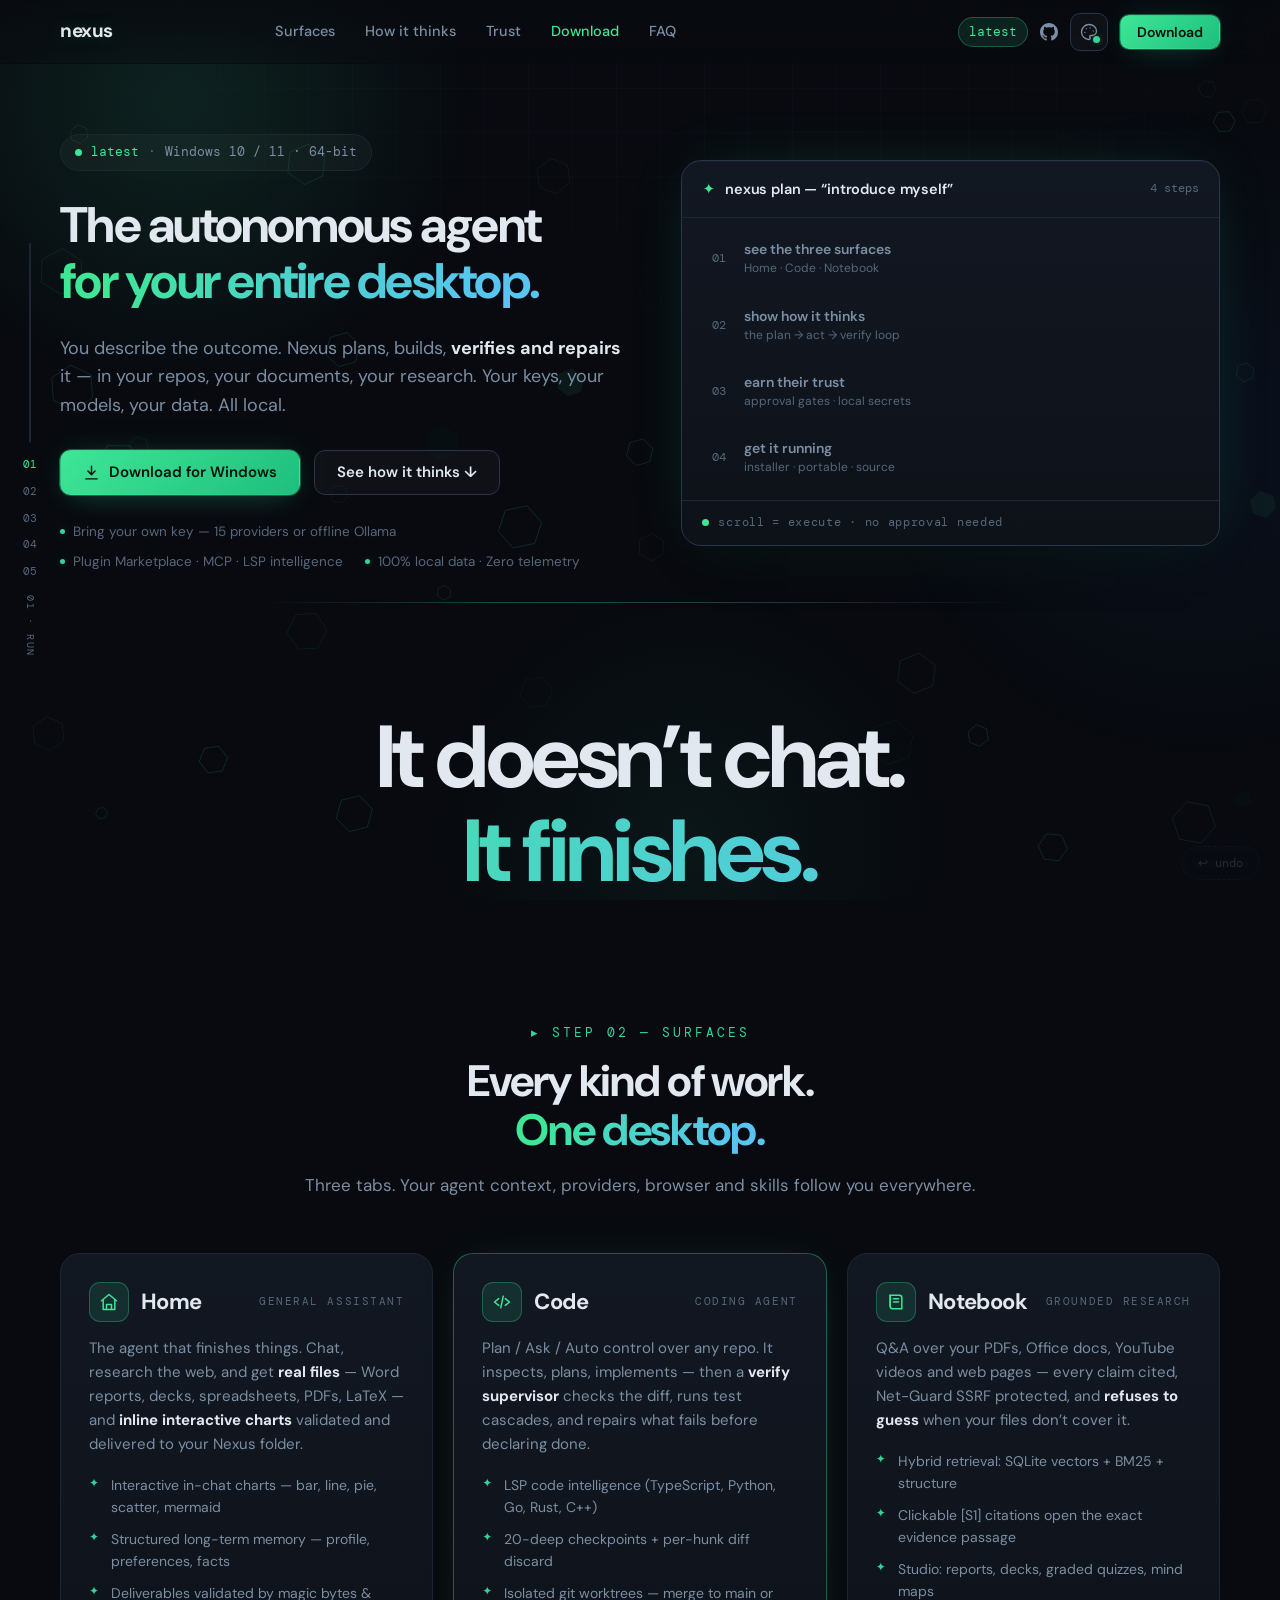
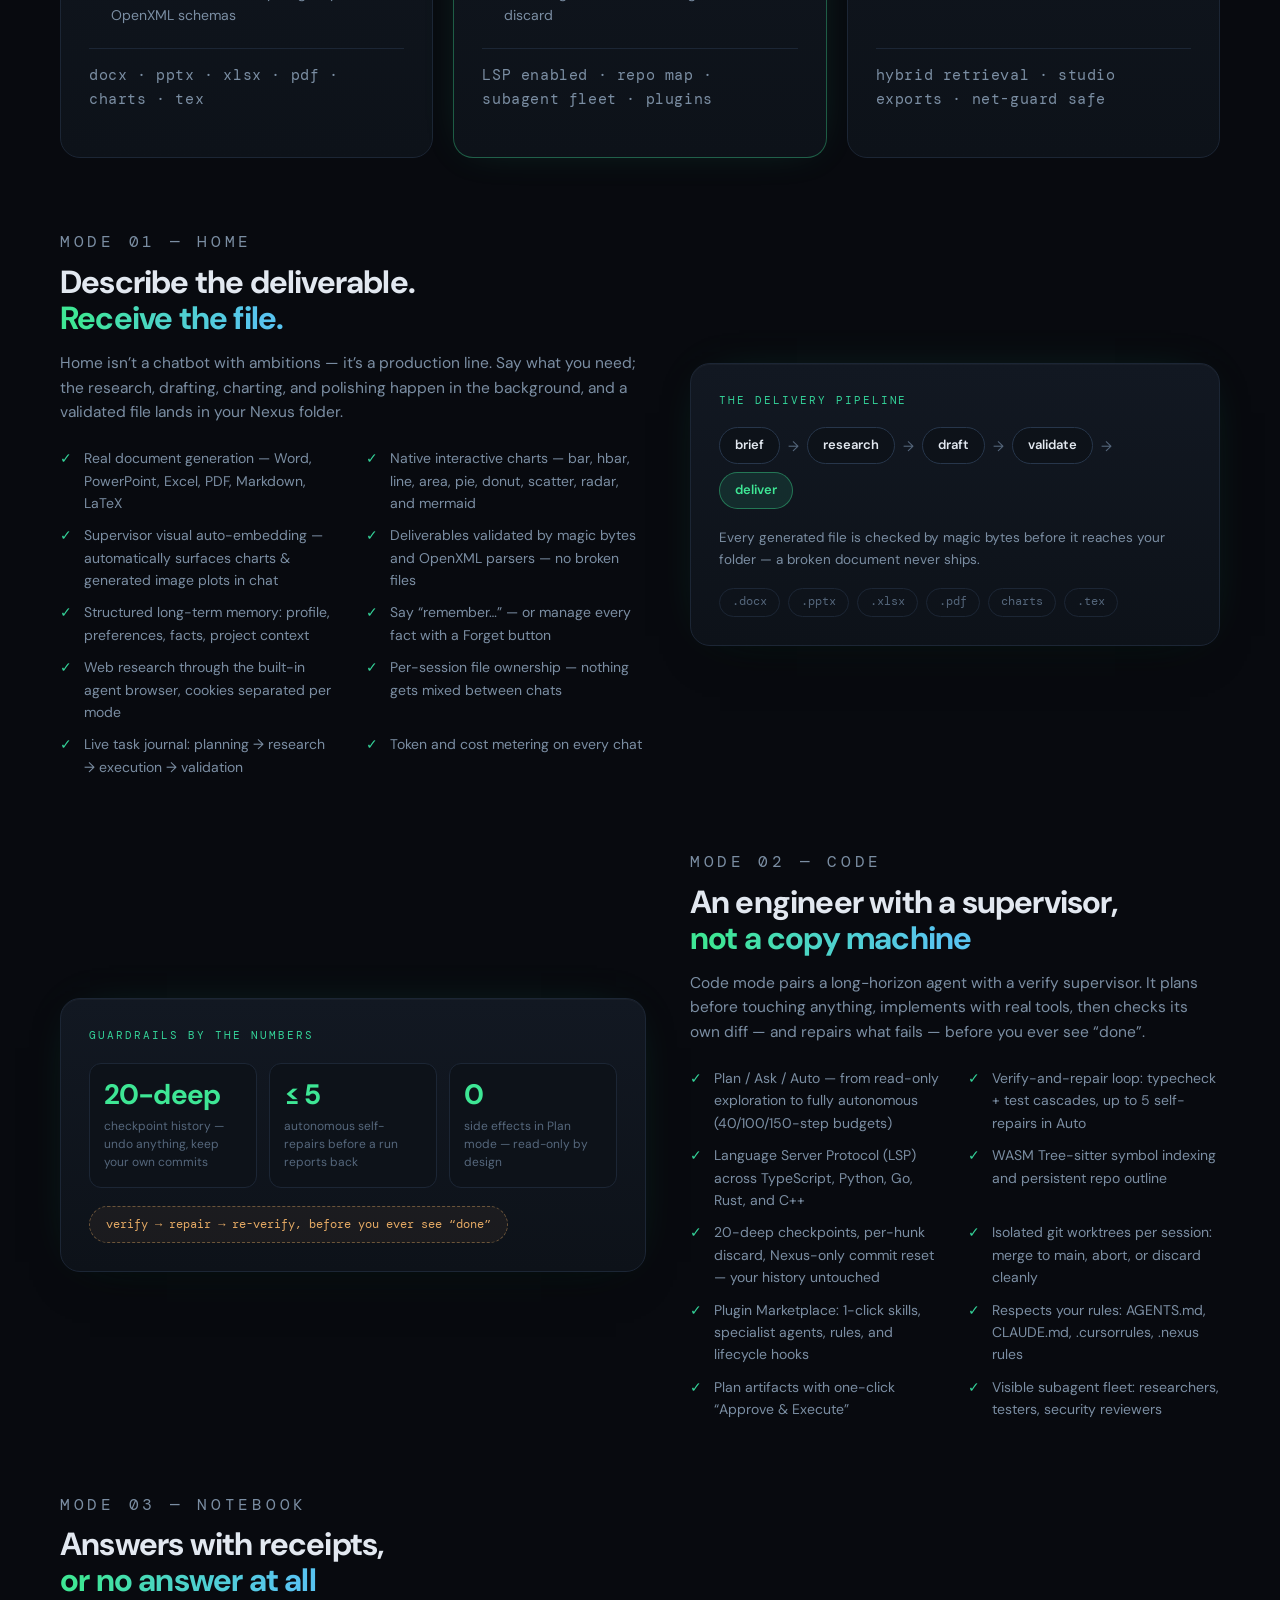
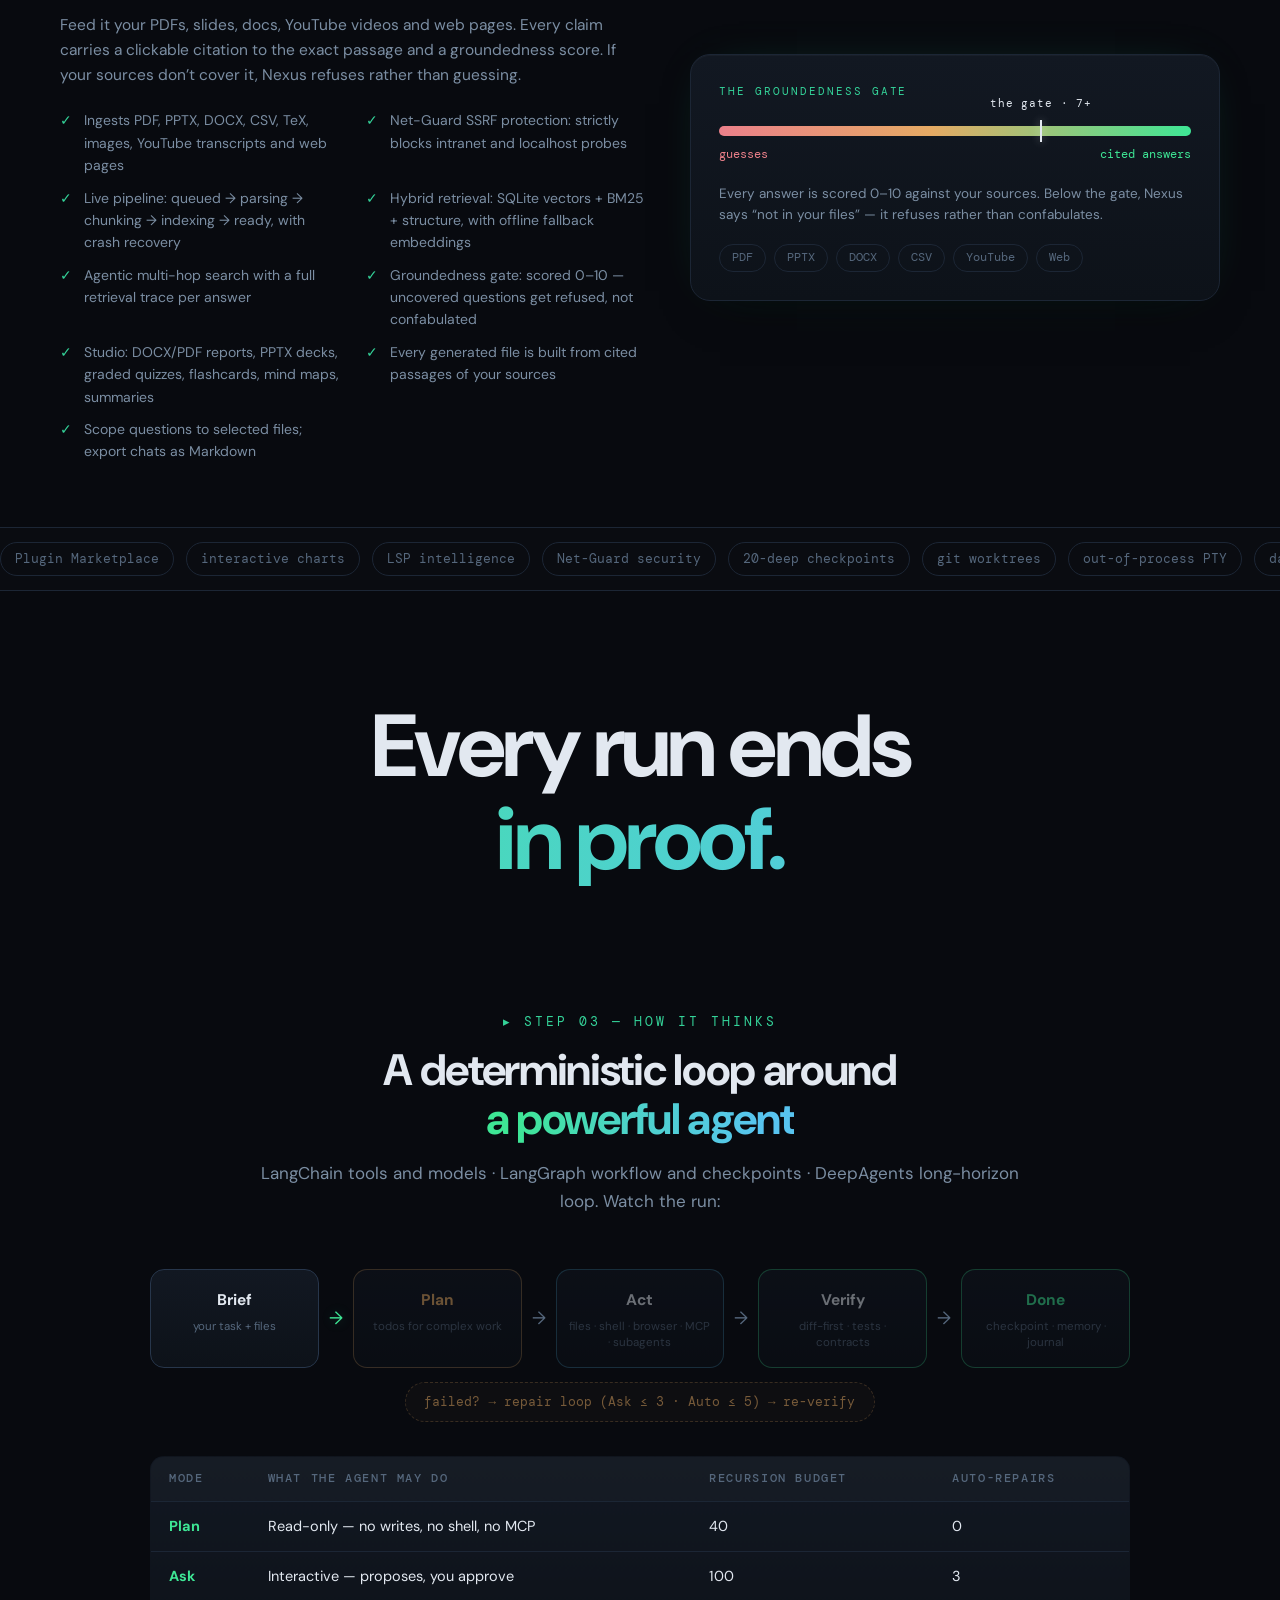
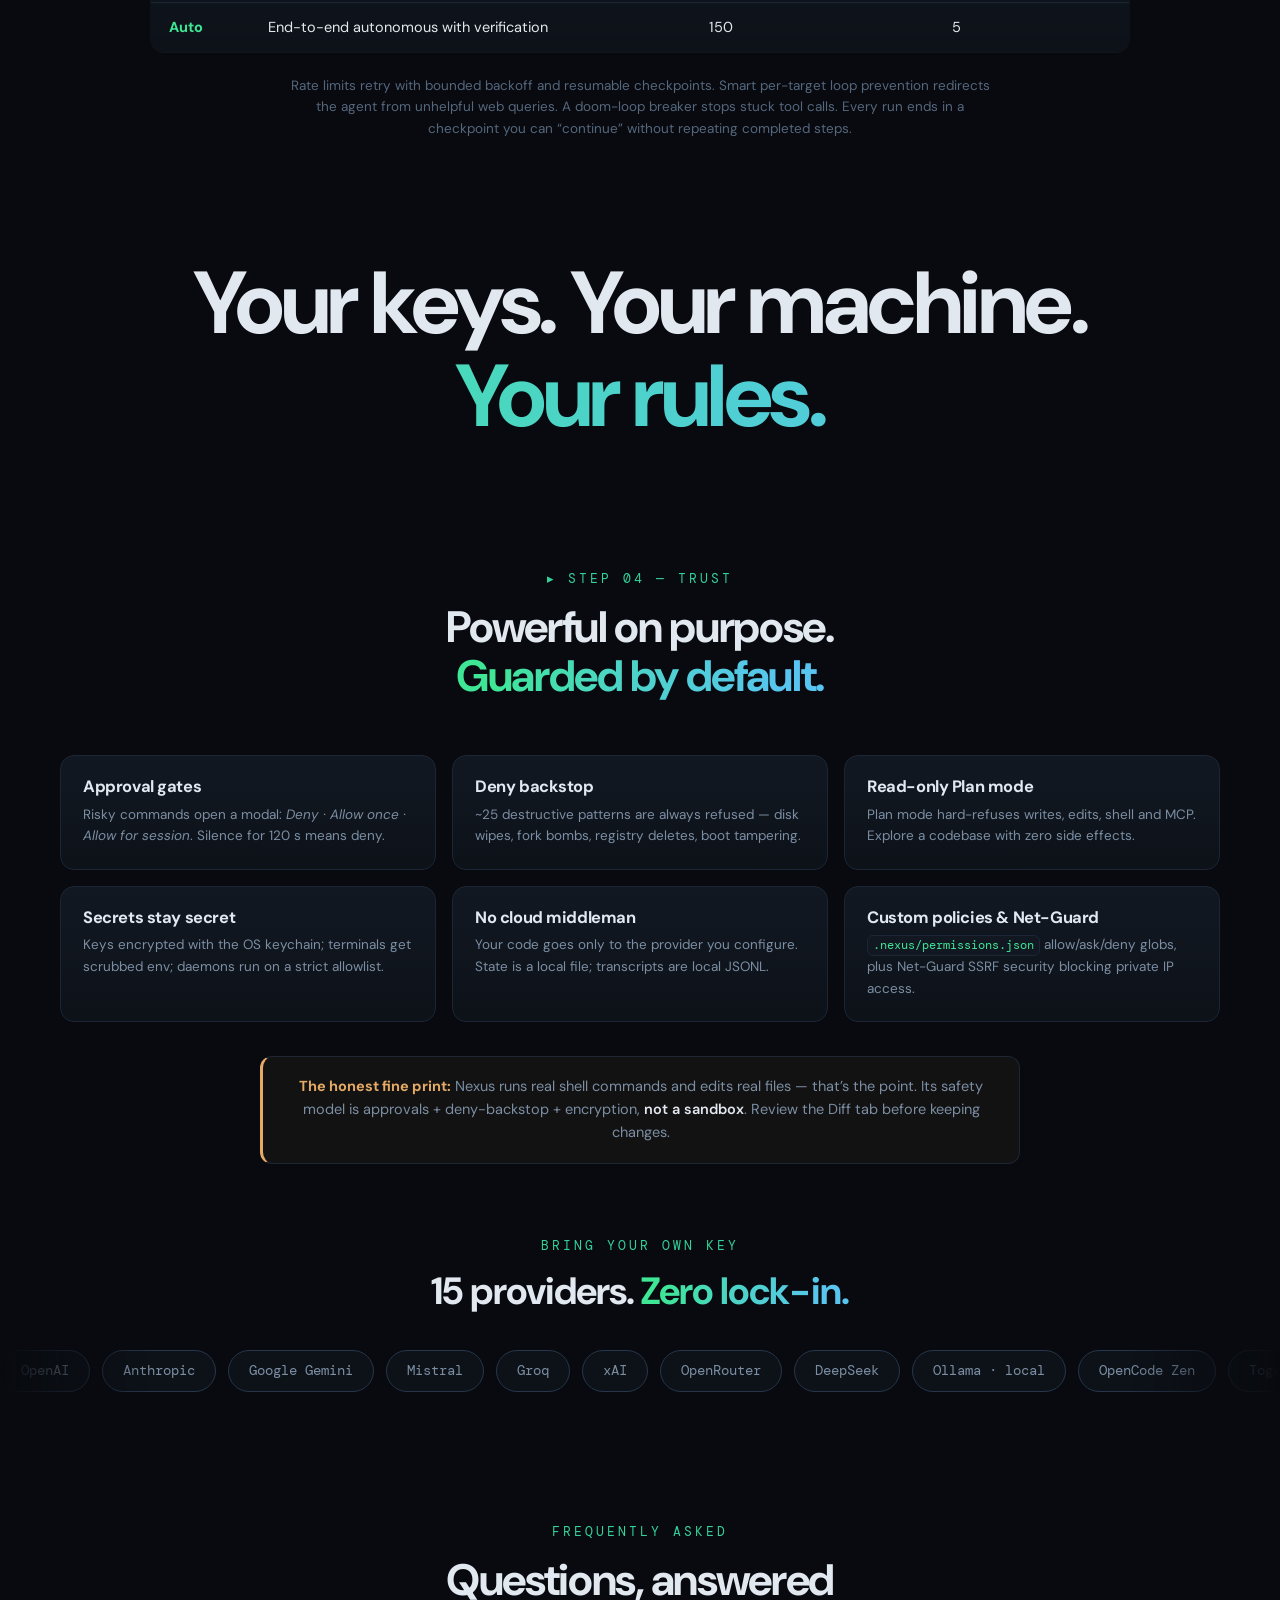
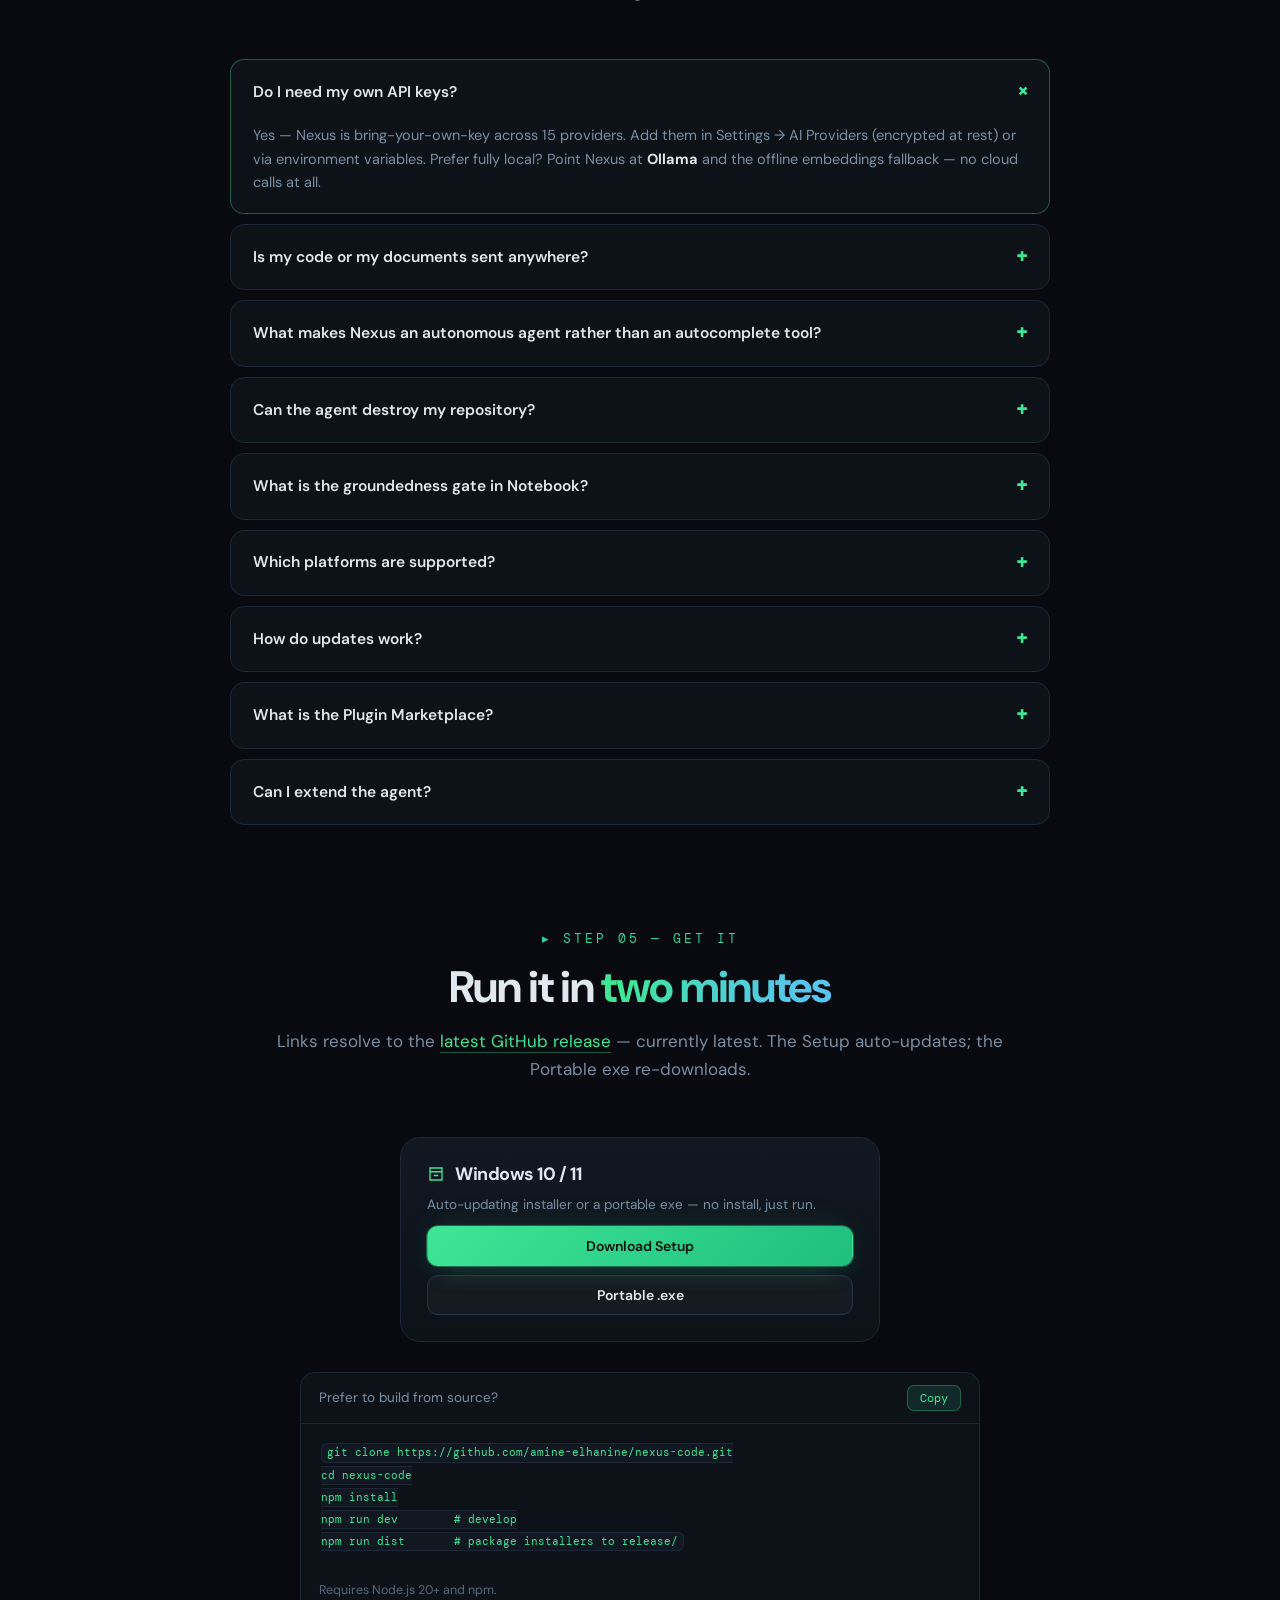
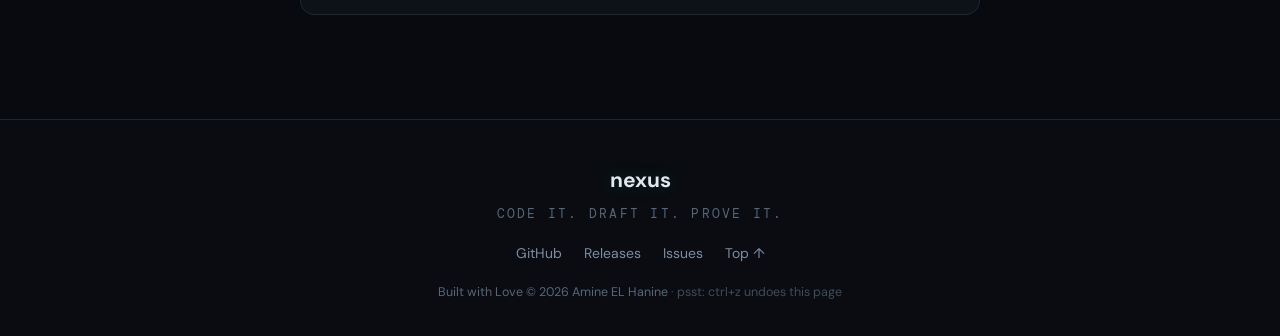
<file: index.html>
<!doctype html>
<html lang="en" class="no-js">
<head>
  <meta charset="utf-8" />
  <meta name="viewport" content="width=device-width, initial-scale=1" />
  <title>Nexus — Autonomous AI Desktop Agent: Code, Draft, Prove</title>
  <meta name="description" content="Nexus is the autonomous AI desktop agent: software engineering across any repo, general assistant delivering real documents and interactive charts, and grounded research with verified citations. 100% local, bring your own key across 15 providers or offline Ollama." />
  <meta name="theme-color" content="#080a0f" />
  <meta property="og:title" content="Nexus — Autonomous AI Desktop Agent" />
  <meta property="og:description" content="Code it. Draft it. Prove it. One desktop agent for your repos, real documents, interactive charts, and grounded research." />
  <meta property="og:type" content="website" />
  <link rel="icon" type="image/png" href="icon.png" />
  <link rel="preconnect" href="https://fonts.googleapis.com" />
  <link rel="preconnect" href="https://fonts.gstatic.com" crossorigin />
  <link href="https://fonts.googleapis.com/css2?family=DM+Sans:opsz,wght@9..40,400;9..40,500;9..40,600;9..40,700&family=DM+Mono:wght@400;500&display=swap" rel="stylesheet" />
  <link rel="stylesheet" href="styles.css?v=8" />
  <script>document.documentElement.classList.replace("no-js", "js");</script>
  <script>try { var t = localStorage.getItem("nexus-landing-theme"); if (t && t !== "nexus") document.documentElement.setAttribute("data-theme", t); } catch (e) { }</script>
</head>
<body>
  <a class="skip-link" href="#run">Skip to content</a>

  <!-- ambient layers (canvas hex field is injected by app.js) -->
  <div class="aurora" aria-hidden="true">
    <span class="au au-1"></span>
    <span class="au au-2"></span>
    <span class="au au-3"></span>
    <span class="grid-lines"></span>
    <canvas id="hexField"></canvas>
  </div>

  <!-- ============ RUN RAIL (desktop scroll progress) ============ -->
  <aside class="rail" id="rail" aria-hidden="true">
    <div class="rail-track"><div class="rail-fill" id="railFill"></div></div>
    <div class="rail-steps">
      <span class="rail-step" data-step="run">01</span>
      <span class="rail-step" data-step="surfaces">02</span>
      <span class="rail-step" data-step="loop">03</span>
      <span class="rail-step" data-step="trust">04</span>
      <span class="rail-step" data-step="download">05</span>
    </div>
    <div class="rail-label" id="railLabel">01 · run</div>
  </aside>

  <!-- ============ NAV ============ -->
  <header class="nav" id="nav">
    <div class="nav-inner">
      <a class="brand" href="#run" aria-label="Nexus home">
        <span class="brand-word">nexus</span>
      </a>

      <nav class="nav-links" id="navLinks" aria-label="Sections">
        <a href="#surfaces">Surfaces</a>
        <a href="#loop">How it thinks</a>
        <a href="#trust">Trust</a>
        <a href="#download">Download</a>
        <a href="#man">FAQ</a>
      </nav>

      <div class="nav-actions">
        <span class="ver-pill" data-release-version>v…</span>
        <a class="icon-link" href="https://github.com/amine-elhanine/nexus-code" target="_blank" rel="noopener" aria-label="GitHub repository">
          <svg viewBox="0 0 16 16" width="18" height="18" fill="currentColor" aria-hidden="true"><path d="M8 0C3.58 0 0 3.58 0 8c0 3.54 2.29 6.53 5.47 7.59.4.07.55-.17.55-.38 0-.19-.01-.82-.01-1.49-2.01.37-2.53-.49-2.69-.94-.09-.23-.48-.94-.82-1.13-.28-.15-.68-.52-.01-.53.63-.01 1.08.58 1.23.82.72 1.21 1.87.87 2.33.66.07-.52.28-.87.51-1.07-1.78-.2-3.64-.89-3.64-3.95 0-.87.31-1.59.82-2.15-.08-.2-.36-1.02.08-2.12 0 0 .67-.21 2.2.82.64-.18 1.32-.27 2-.27s1.36.09 2 .27c1.53-1.04 2.2-.82 2.2-.82.44 1.1.16 1.92.08 2.12.51.56.82 1.27.82 2.15 0 3.07-1.87 3.75-3.65 3.95.29.25.54.73.54 1.48 0 1.07-.01 1.93-.01 2.2 0 .21.15.46.55.38A8.01 8.01 0 0 0 16 8c0-4.42-3.58-8-8-8Z"/></svg>
        </a>
        <div class="theme-wrap">
          <button class="theme-btn" id="themeBtn" type="button" aria-haspopup="true" aria-expanded="false" aria-label="Change theme">
            <svg viewBox="0 0 24 24" width="18" height="18" fill="none" stroke="currentColor" stroke-width="1.8" stroke-linecap="round" stroke-linejoin="round" aria-hidden="true"><circle cx="13.5" cy="6.5" r=".9" fill="currentColor" stroke="none"/><circle cx="17.5" cy="10.5" r=".9" fill="currentColor" stroke="none"/><circle cx="8.5" cy="7.5" r=".9" fill="currentColor" stroke="none"/><circle cx="6.5" cy="12.5" r=".9" fill="currentColor" stroke="none"/><path d="M12 2C6.5 2 2 6.5 2 12s4.5 10 10 10c.9 0 1.6-.7 1.6-1.6 0-.4-.2-.8-.4-1.1-.3-.3-.4-.7-.4-1.1 0-.9.7-1.6 1.6-1.6H16c3.3 0 6-2.7 6-6 0-4.4-4-8.6-10-8.6z"/></svg>
            <span class="theme-dot" id="themeDot" aria-hidden="true"></span>
          </button>
          <div class="theme-pop" id="themePop" role="menu" aria-label="Theme" hidden></div>
        </div>
        <a class="btn btn-primary btn-sm" href="#download">Download</a>
        <button class="nav-burger" id="navBurger" aria-label="Toggle menu" aria-expanded="false" aria-controls="navLinks">
          <span></span><span></span><span></span>
        </button>
      </div>
    </div>
  </header>

  <main id="main">
    <!-- ============ STEP 01 — HERO / THE AGENT PLANS YOUR VISIT ============ -->
    <section class="hero" id="run">
      <div class="container hero-inner">
        <div class="hero-copy">
          <div class="eyebrow" data-reveal>
            <span class="pulse-dot" aria-hidden="true"></span>
            <span data-release-version>v…</span>
            <span class="eyebrow-sep">·</span> Windows 10 / 11 · 64-bit
          </div>

          <h1 data-reveal style="--d:.05s">
            The autonomous agent<br />
            <span class="grad" data-scramble>for your entire desktop.</span>
          </h1>

          <p class="hero-sub" data-reveal style="--d:.1s">
            You describe the outcome. Nexus plans, builds, <strong>verifies and repairs</strong> it —
            in your repos, your documents, your research. Your keys, your models, your data. All local.
          </p>

          <div class="cta-row" data-reveal style="--d:.15s">
            <a class="btn btn-primary" href="#download">
              <svg viewBox="0 0 24 24" width="17" height="17" fill="none" stroke="currentColor" stroke-width="2" stroke-linecap="round" stroke-linejoin="round" aria-hidden="true"><path d="M12 3v12m0 0 5-5m-5 5-5-5"/><path d="M4 21h16"/></svg>
              <span data-dl-label>Download for Windows</span>
            </a>
            <a class="btn btn-ghost" href="#loop">See how it thinks ↓</a>
          </div>

          <ul class="hero-chips" data-reveal style="--d:.2s">
            <li>Bring your own key — 15 providers or offline Ollama</li>
            <li>Plugin Marketplace · MCP · LSP intelligence</li>
            <li>100% local data · Zero telemetry</li>
          </ul>
        </div>

        <!-- the agent plans the visitor's scroll — steps check off as you reach each section -->
        <div class="plan-card" data-reveal style="--d:.2s" aria-label="This page, planned by Nexus — each step links to a section">
          <div class="plan-head">
            <span class="plan-ic" aria-hidden="true">✦</span>
            <span class="plan-title">nexus plan — “introduce myself”</span>
            <span class="plan-meta">4 steps</span>
          </div>
          <ol class="plan-steps" id="planSteps">
            <li>
              <a href="#surfaces" data-plan-step="surfaces">
                <span class="ps-no" data-no="01">01</span>
                <span class="ps-body"><span class="ps-t">see the three surfaces</span><span class="ps-d">Home · Code · Notebook</span></span>
                <span class="ps-mark" aria-hidden="true">→</span>
              </a>
            </li>
            <li>
              <a href="#loop" data-plan-step="loop">
                <span class="ps-no" data-no="02">02</span>
                <span class="ps-body"><span class="ps-t">show how it thinks</span><span class="ps-d">the plan → act → verify loop</span></span>
                <span class="ps-mark" aria-hidden="true">→</span>
              </a>
            </li>
            <li>
              <a href="#trust" data-plan-step="trust">
                <span class="ps-no" data-no="03">03</span>
                <span class="ps-body"><span class="ps-t">earn their trust</span><span class="ps-d">approval gates · local secrets</span></span>
                <span class="ps-mark" aria-hidden="true">→</span>
              </a>
            </li>
            <li>
              <a href="#download" data-plan-step="download">
                <span class="ps-no" data-no="04">04</span>
                <span class="ps-body"><span class="ps-t">get it running</span><span class="ps-d">installer · portable · source</span></span>
                <span class="ps-mark" aria-hidden="true">→</span>
              </a>
            </li>
          </ol>
          <div class="plan-foot"><span class="plan-dot" aria-hidden="true"></span> scroll = execute · no approval needed</div>
        </div>
      </div>
    </section>

    <!-- kinetic statement 1 -->
    <div class="kinetic" aria-hidden="false">
      <p class="kinetic-line" data-scramble>It doesn’t chat.</p>
      <p class="kinetic-line grad" data-scramble>It finishes.</p>
    </div>

    <!-- ============ STEP 02 — SURFACES ============ -->
    <section class="section" id="surfaces">
      <div class="container">
        <div class="sec-head" data-reveal>
          <p class="kicker">▸ step 02 — surfaces</p>
          <h2>Every kind of work.<br /><span class="grad">One desktop.</span></h2>
          <p class="lead">Three tabs. Your agent context, providers, browser and skills follow you everywhere.</p>
        </div>

        <div class="modes-grid">
          <!-- HOME -->
          <article class="mode-card" data-reveal>
            <div class="mode-top">
              <span class="mode-icon" aria-hidden="true">
                <svg viewBox="0 0 24 24" width="20" height="20" fill="none" stroke="currentColor" stroke-width="1.8" stroke-linecap="round" stroke-linejoin="round"><path d="M3 10.5 12 3l9 7.5"/><path d="M5 9.5V21h14V9.5"/><path d="M9 21v-6h6v6"/></svg>
              </span>
              <h3>Home</h3>
              <span class="mode-sub">general assistant</span>
            </div>
            <p>The agent that finishes things. Chat, research the web, and get <strong>real files</strong> — Word reports, decks, spreadsheets, PDFs, LaTeX — and <strong>inline interactive charts</strong> validated and delivered to your Nexus folder.</p>
            <ul class="mode-list">
              <li>Interactive in-chat charts — bar, line, pie, scatter, mermaid</li>
              <li>Structured long-term memory — profile, preferences, facts</li>
              <li>Deliverables validated by magic bytes &amp; OpenXML schemas</li>
            </ul>
            <p class="mode-foot">docx · pptx · xlsx · pdf · charts · tex</p>
          </article>

          <!-- CODE -->
          <article class="mode-card mode-card-hl" data-reveal style="--d:.06s">
            <div class="mode-top">
              <span class="mode-icon" aria-hidden="true">
                <svg viewBox="0 0 24 24" width="20" height="20" fill="none" stroke="currentColor" stroke-width="1.8" stroke-linecap="round" stroke-linejoin="round"><path d="m8 8-5 4 5 4"/><path d="m16 8 5 4-5 4"/><path d="m13.5 5-3 14"/></svg>
              </span>
              <h3>Code</h3>
              <span class="mode-sub">coding agent</span>
            </div>
            <p>Plan / Ask / Auto control over any repo. It inspects, plans, implements — then a <strong>verify supervisor</strong> checks the diff, runs test cascades, and repairs what fails before declaring done.</p>
            <ul class="mode-list">
              <li>LSP code intelligence (TypeScript, Python, Go, Rust, C++)</li>
              <li>20-deep checkpoints + per-hunk diff discard</li>
              <li>Isolated git worktrees — merge to main or discard</li>
            </ul>
            <p class="mode-foot">LSP enabled · repo map · subagent fleet · plugins</p>
          </article>

          <!-- NOTEBOOK -->
          <article class="mode-card" data-reveal style="--d:.12s">
            <div class="mode-top">
              <span class="mode-icon" aria-hidden="true">
                <svg viewBox="0 0 24 24" width="20" height="20" fill="none" stroke="currentColor" stroke-width="1.8" stroke-linecap="round" stroke-linejoin="round"><path d="M5 4h11a3 3 0 0 1 3 3v13H8a3 3 0 0 1-3-3z"/><path d="M5 4v13"/><path d="M9 8h6M9 12h6"/></svg>
              </span>
              <h3>Notebook</h3>
              <span class="mode-sub">grounded research</span>
            </div>
            <p>Q&amp;A over your PDFs, Office docs, YouTube videos and web pages — every claim cited, Net-Guard SSRF protected, and <strong>refuses to guess</strong> when your files don’t cover it.</p>
            <ul class="mode-list">
              <li>Hybrid retrieval: SQLite vectors + BM25 + structure</li>
              <li>Clickable [S1] citations open the exact evidence passage</li>
              <li>Studio: reports, decks, graded quizzes, mind maps</li>
            </ul>
            <p class="mode-foot">hybrid retrieval · studio exports · net-guard safe</p>
          </article>
        </div>

        <!-- HOME deep dive -->
        <div class="deep" data-reveal>
          <div class="deep-copy">
            <p class="kicker">mode 01 — home</p>
            <h3>Describe the deliverable.<br /><span class="grad">Receive the file.</span></h3>
            <p>Home isn’t a chatbot with ambitions — it’s a production line. Say what you need; the research, drafting, charting, and polishing happen in the background, and a validated file lands in your Nexus folder.</p>
            <ul class="deep-list">
              <li>Real document generation — Word, PowerPoint, Excel, PDF, Markdown, LaTeX</li>
              <li>Native interactive charts — bar, hbar, line, area, pie, donut, scatter, radar, and mermaid</li>
              <li>Supervisor visual auto-embedding — automatically surfaces charts &amp; generated image plots in chat</li>
              <li>Deliverables validated by magic bytes and OpenXML parsers — no broken files</li>
              <li>Structured long-term memory: profile, preferences, facts, project context</li>
              <li>Say “remember…” — or manage every fact with a Forget button</li>
              <li>Web research through the built-in agent browser, cookies separated per mode</li>
              <li>Per-session file ownership — nothing gets mixed between chats</li>
              <li>Live task journal: planning → research → execution → validation</li>
              <li>Token and cost metering on every chat</li>
            </ul>
          </div>
          <div class="deep-visual" aria-hidden="true">
            <p class="dv-label">the delivery pipeline</p>
            <div class="dv-flow">
              <span class="dv-node">brief</span><span class="dv-arrow">→</span>
              <span class="dv-node">research</span><span class="dv-arrow">→</span>
              <span class="dv-node">draft</span><span class="dv-arrow">→</span>
              <span class="dv-node">validate</span><span class="dv-arrow">→</span>
              <span class="dv-node done">deliver</span>
            </div>
            <p class="dv-note">Every generated file is checked by magic bytes before it reaches your folder — a broken document never ships.</p>
            <div class="dv-chips">
              <span>.docx</span><span>.pptx</span><span>.xlsx</span><span>.pdf</span><span>charts</span><span>.tex</span>
            </div>
          </div>
        </div>

        <!-- CODE deep dive -->
        <div class="deep flip" data-reveal>
          <div class="deep-copy">
            <p class="kicker">mode 02 — code</p>
            <h3>An engineer with a supervisor,<br /><span class="grad">not a copy machine</span></h3>
            <p>Code mode pairs a long-horizon agent with a verify supervisor. It plans before touching anything, implements with real tools, then checks its own diff — and repairs what fails — before you ever see “done”.</p>
            <ul class="deep-list">
              <li>Plan / Ask / Auto — from read-only exploration to fully autonomous (40/100/150-step budgets)</li>
              <li>Verify-and-repair loop: typecheck + test cascades, up to 5 self-repairs in Auto</li>
              <li>Language Server Protocol (LSP) across TypeScript, Python, Go, Rust, and C++</li>
              <li>WASM Tree-sitter symbol indexing and persistent repo outline</li>
              <li>20-deep checkpoints, per-hunk discard, Nexus-only commit reset — your history untouched</li>
              <li>Isolated git worktrees per session: merge to main, abort, or discard cleanly</li>
              <li>Plugin Marketplace: 1-click skills, specialist agents, rules, and lifecycle hooks</li>
              <li>Respects your rules: AGENTS.md, CLAUDE.md, .cursorrules, .nexus rules</li>
              <li>Plan artifacts with one-click “Approve &amp; Execute”</li>
              <li>Visible subagent fleet: researchers, testers, security reviewers</li>
            </ul>
          </div>
          <div class="deep-visual" aria-hidden="true">
            <p class="dv-label">guardrails by the numbers</p>
            <div class="dv-stats">
              <div class="dv-stat"><strong>20-deep</strong><span>checkpoint history — undo anything, keep your own commits</span></div>
              <div class="dv-stat"><strong>≤ 5</strong><span>autonomous self-repairs before a run reports back</span></div>
              <div class="dv-stat"><strong>0</strong><span>side effects in Plan mode — read-only by design</span></div>
            </div>
            <div class="dv-pill">verify → repair → re-verify, before you ever see “done”</div>
          </div>
        </div>

        <!-- NOTEBOOK deep dive -->
        <div class="deep" data-reveal>
          <div class="deep-copy">
            <p class="kicker">mode 03 — notebook</p>
            <h3>Answers with receipts,<br /><span class="grad">or no answer at all</span></h3>
            <p>Feed it your PDFs, slides, docs, YouTube videos and web pages. Every claim carries a clickable citation to the exact passage and a groundedness score. If your sources don’t cover it, Nexus refuses rather than guessing.</p>
            <ul class="deep-list">
              <li>Ingests PDF, PPTX, DOCX, CSV, TeX, images, YouTube transcripts and web pages</li>
              <li>Net-Guard SSRF protection: strictly blocks intranet and localhost probes</li>
              <li>Live pipeline: queued → parsing → chunking → indexing → ready, with crash recovery</li>
              <li>Hybrid retrieval: SQLite vectors + BM25 + structure, with offline fallback embeddings</li>
              <li>Agentic multi-hop search with a full retrieval trace per answer</li>
              <li>Groundedness gate: scored 0–10 — uncovered questions get refused, not confabulated</li>
              <li>Studio: DOCX/PDF reports, PPTX decks, graded quizzes, flashcards, mind maps, summaries</li>
              <li>Every generated file is built from cited passages of your sources</li>
              <li>Scope questions to selected files; export chats as Markdown</li>
            </ul>
          </div>
          <div class="deep-visual" aria-hidden="true">
            <p class="dv-label">the groundedness gate</p>
            <div class="dv-scale">
              <div class="dvs-bar"><span class="dvs-mark"></span></div>
              <div class="dvs-legend"><span class="dvs-bad">guesses</span><span class="dvs-good">cited answers</span></div>
            </div>
            <p class="dv-note">Every answer is scored 0–10 against your sources. Below the gate, Nexus says “not in your files” — it refuses rather than confabulates.</p>
            <div class="dv-chips">
              <span>PDF</span><span>PPTX</span><span>DOCX</span><span>CSV</span><span>YouTube</span><span>Web</span>
            </div>
          </div>
        </div>
      </div>
    </section>
    <div class="cap-strip" aria-label="More capabilities">
      <div class="cap-track">
        <span class="cap-chip">Plugin Marketplace</span><span class="cap-chip">interactive charts</span><span class="cap-chip">LSP intelligence</span><span class="cap-chip">Net-Guard security</span><span class="cap-chip">20-deep checkpoints</span><span class="cap-chip">git worktrees</span><span class="cap-chip">out-of-process PTY</span><span class="cap-chip">daemon manager</span><span class="cap-chip">agent browser</span><span class="cap-chip">MCP stdio/http/sse</span><span class="cap-chip">long-term memory</span><span class="cap-chip">Monaco editor</span><span class="cap-chip">repo map + index</span><span class="cap-chip">68 subagents</span><span class="cap-chip">10 themes</span>
        <span class="cap-chip">Plugin Marketplace</span><span class="cap-chip">interactive charts</span><span class="cap-chip">LSP intelligence</span><span class="cap-chip">Net-Guard security</span><span class="cap-chip">20-deep checkpoints</span><span class="cap-chip">git worktrees</span><span class="cap-chip">out-of-process PTY</span><span class="cap-chip">daemon manager</span><span class="cap-chip">agent browser</span><span class="cap-chip">MCP stdio/http/sse</span><span class="cap-chip">long-term memory</span><span class="cap-chip">Monaco editor</span><span class="cap-chip">repo map + index</span><span class="cap-chip">68 subagents</span><span class="cap-chip">10 themes</span>
      </div>
    </div>

    <!-- kinetic statement 2 -->
    <div class="kinetic">
      <p class="kinetic-line" data-scramble>Every run ends</p>
      <p class="kinetic-line grad" data-scramble>in proof.</p>
    </div>

    <!-- ============ STEP 03 — THE LOOP ============ -->
    <section class="section" id="loop">
      <div class="container">
        <div class="sec-head" data-reveal>
          <p class="kicker">▸ step 03 — how it thinks</p>
          <h2>A deterministic loop around<br /><span class="grad">a powerful agent</span></h2>
          <p class="lead">LangChain tools and models · LangGraph workflow and checkpoints · DeepAgents long-horizon loop. Watch the run:</p>
        </div>

        <div class="arch" data-reveal>
          <div class="arch-flow" id="loopFlow" role="img" aria-label="Flow: brief, plan, act, verify, repair loop, done">
            <div class="flow-node fn-io" data-node>Brief<span>your task + files</span></div>
            <div class="flow-arrow" data-link aria-hidden="true">→</div>
            <div class="flow-node fn-plan" data-node>Plan<span>todos for complex work</span></div>
            <div class="flow-arrow" data-link aria-hidden="true">→</div>
            <div class="flow-node fn-act" data-node>Act<span>files · shell · browser · MCP · subagents</span></div>
            <div class="flow-arrow" data-link aria-hidden="true">→</div>
            <div class="flow-node fn-verify" data-node>Verify<span>diff-first · tests · contracts</span></div>
            <div class="flow-arrow" data-link aria-hidden="true">→</div>
            <div class="flow-node fn-done" data-node>Done<span>checkpoint · memory · journal</span></div>
          </div>
          <div class="arch-repair" id="repairPill" aria-hidden="true">
            <span>failed? → repair loop (Ask ≤ 3 · Auto ≤ 5) → re-verify</span>
          </div>

          <table class="mode-table" data-reveal>
            <thead>
              <tr><th scope="col">mode</th><th scope="col">what the agent may do</th><th scope="col">recursion budget</th><th scope="col">auto-repairs</th></tr>
            </thead>
            <tbody>
              <tr><td><strong>Plan</strong></td><td>Read-only — no writes, no shell, no MCP</td><td>40</td><td>0</td></tr>
              <tr><td><strong>Ask</strong></td><td>Interactive — proposes, you approve</td><td>100</td><td>3</td></tr>
              <tr><td><strong>Auto</strong></td><td>End-to-end autonomous with verification</td><td>150</td><td>5</td></tr>
            </tbody>
          </table>

          <p class="arch-note" data-reveal>
            Rate limits retry with bounded backoff and resumable checkpoints. Smart per-target loop prevention
            redirects the agent from unhelpful web queries. A doom-loop breaker stops stuck tool calls. Every run
            ends in a checkpoint you can “continue” without repeating completed steps.
          </p>
        </div>
      </div>
    </section>

    <!-- kinetic statement 3 -->
    <div class="kinetic">
      <p class="kinetic-line" data-scramble>Your keys. Your machine.</p>
      <p class="kinetic-line grad" data-scramble>Your rules.</p>
    </div>

    <!-- ============ STEP 04 — TRUST ============ -->
    <section class="section" id="trust">
      <div class="container">
        <div class="sec-head" data-reveal>
          <p class="kicker">▸ step 04 — trust</p>
          <h2>Powerful on purpose.<br /><span class="grad">Guarded by default.</span></h2>
        </div>

        <div class="sec-grid">
          <article class="sec-card" data-reveal>
            <h3>Approval gates</h3>
            <p>Risky commands open a modal: <em>Deny · Allow once · Allow for session</em>. Silence for 120&nbsp;s means deny.</p>
          </article>
          <article class="sec-card" data-reveal style="--d:.05s">
            <h3>Deny backstop</h3>
            <p>~25 destructive patterns are always refused — disk wipes, fork bombs, registry deletes, boot tampering.</p>
          </article>
          <article class="sec-card" data-reveal style="--d:.1s">
            <h3>Read-only Plan mode</h3>
            <p>Plan mode hard-refuses writes, edits, shell and MCP. Explore a codebase with zero side effects.</p>
          </article>
          <article class="sec-card" data-reveal style="--d:.15s">
            <h3>Secrets stay secret</h3>
            <p>Keys encrypted with the OS keychain; terminals get scrubbed env; daemons run on a strict allowlist.</p>
          </article>
          <article class="sec-card" data-reveal style="--d:.2s">
            <h3>No cloud middleman</h3>
            <p>Your code goes only to the provider you configure. State is a local file; transcripts are local JSONL.</p>
          </article>
          <article class="sec-card" data-reveal style="--d:.25s">
            <h3>Custom policies &amp; Net-Guard</h3>
            <p><code>.nexus/permissions.json</code> allow/ask/deny globs, plus Net-Guard SSRF security blocking private IP access.</p>
          </article>
        </div>

        <p class="honest" data-reveal>
          <strong>The honest fine print:</strong> Nexus runs real shell commands and edits real files — that’s
          the point. Its safety model is approvals + deny-backstop + encryption, <em>not a sandbox</em>.
          Review the Diff tab before keeping changes.
        </p>

        <div class="providers-head" data-reveal>
          <p class="kicker">bring your own key</p>
          <h2 class="prov-h2">15 providers. <span class="grad">Zero lock-in.</span></h2>
        </div>
      </div>
      <div class="marquee" data-reveal>
        <div class="marquee-track">
          <span class="prov-chip">OpenAI</span><span class="prov-chip">Anthropic</span><span class="prov-chip">Google Gemini</span><span class="prov-chip">Mistral</span><span class="prov-chip">Groq</span><span class="prov-chip">xAI</span><span class="prov-chip">OpenRouter</span><span class="prov-chip">DeepSeek</span><span class="prov-chip">Ollama · local</span><span class="prov-chip">OpenCode Zen</span><span class="prov-chip">Together AI</span><span class="prov-chip">Fireworks</span><span class="prov-chip">Azure OpenAI</span><span class="prov-chip">AWS Bedrock</span><span class="prov-chip">OpenAI-compatible</span>
          <span class="prov-chip">OpenAI</span><span class="prov-chip">Anthropic</span><span class="prov-chip">Google Gemini</span><span class="prov-chip">Mistral</span><span class="prov-chip">Groq</span><span class="prov-chip">xAI</span><span class="prov-chip">OpenRouter</span><span class="prov-chip">DeepSeek</span><span class="prov-chip">Ollama · local</span><span class="prov-chip">OpenCode Zen</span><span class="prov-chip">Together AI</span><span class="prov-chip">Fireworks</span><span class="prov-chip">Azure OpenAI</span><span class="prov-chip">AWS Bedrock</span><span class="prov-chip">OpenAI-compatible</span>
        </div>
      </div>
    </section>

    <!-- ============ FAQ ============ -->
    <section class="section" id="man">
      <div class="container container-narrow">
        <div class="sec-head" data-reveal>
          <p class="kicker">frequently asked</p>
          <h2>Questions, answered</h2>
        </div>

        <div class="faq" data-reveal>
          <details class="faq-item" open>
            <summary>Do I need my own API keys?</summary>
            <p>Yes — Nexus is bring-your-own-key across 15 providers. Add them in Settings → AI Providers (encrypted at rest) or via environment variables. Prefer fully local? Point Nexus at <strong>Ollama</strong> and the offline embeddings fallback — no cloud calls at all.</p>
          </details>
          <details class="faq-item">
            <summary>Is my code or my documents sent anywhere?</summary>
            <p>Only to the LLM provider you configure — there is no Nexus cloud, no telemetry service, no middleman. App state lives in one local JSON file; transcripts are local JSONL; secrets are encrypted by your OS keychain.</p>
          </details>
          <details class="faq-item">
            <summary>What makes Nexus an autonomous agent rather than an autocomplete tool?</summary>
            <p>Autocomplete tools suggest lines as you type. Nexus is an autonomous agent for your whole desktop: it takes a goal, plans the implementation, edits files and executes terminal commands, verifies its own work against test suites, repairs failures, provides per-hunk undo, and extends beyond code to document deliverables and grounded research in the same app.</p>
          </details>
          <details class="faq-item">
            <summary>Can the agent destroy my repository?</summary>
            <p>It can make changes — that’s the point — but you’re guarded: approval gates on risky commands, a hardcoded deny backstop for destructive patterns, read-only Plan mode, isolated git worktrees, 20-deep checkpoints, per-hunk discard, and Nexus-only commit resets that never touch your own commits.</p>
          </details>
          <details class="faq-item">
            <summary>What is the groundedness gate in Notebook?</summary>
            <p>Every Notebook answer is scored 0–10 against the evidence retrieved from <em>your</em> sources. If your files don’t cover the question, Nexus tells you “not in your files” and refuses rather than guessing. Citations open the exact source passage.</p>
          </details>
          <details class="faq-item">
            <summary>Which platforms are supported?</summary>
            <p>Windows 10 and 11 (64-bit) — available as an auto-updating NSIS Setup or a standalone Portable exe. You can also build from source anywhere Node.js 20+ runs.</p>
          </details>
          <details class="faq-item">
            <summary>How do updates work?</summary>
            <p>The Windows Setup ships with electron-updater: a pill in the app shows download progress and restarts to apply. Portable builds re-download. New versions land on GitHub Releases — this page always links the latest.</p>
          </details>
          <details class="faq-item">
            <summary>What is the Plugin Marketplace?</summary>
            <p>Nexus includes an in-app extension store in Settings where you can discover, install, and manage plugins. Plugins bundle skills, specialist subagents, coding rules, slash commands, and lifecycle hooks into self-contained units. You can install official plugins, connect custom registry feeds, or link local developer folders to test plugins live.</p>
          </details>
          <details class="faq-item">
            <summary>Can I extend the agent?</summary>
            <p>Extensively: browse the in-app <strong>Plugin Marketplace</strong> in Settings to install pre-packaged engineering and research suites with one click. You can also drop <code>SKILL.md</code> files into <code>.nexus/skills</code>, define custom slash commands, add project rules (<code>AGENTS.md</code>, <code>CLAUDE.md</code>, <code>.cursorrules</code>…), connect MCP servers (stdio/HTTP/SSE), and set allow/ask/deny permission policies per project.</p>
          </details>
        </div>
      </div>
    </section>

    <!-- ============ STEP 05 — DOWNLOAD ============ -->
    <section class="section" id="download">
      <div class="container">
        <div class="sec-head" data-reveal>
          <p class="kicker">▸ step 05 — get it</p>
          <h2>Run it in <span class="grad">two minutes</span></h2>
          <p class="lead">
            Links resolve to the <a class="inline-link" href="https://github.com/amine-elhanine/nexus/releases/latest" target="_blank" rel="noopener">latest GitHub release</a>
            — currently <span data-release-version>v…</span>. The Setup auto-updates; the Portable exe re-downloads.
          </p>
        </div>

        <div class="dl-grid">
          <article class="dl-card" data-reveal>
            <h3>
              <svg viewBox="0 0 24 24" width="18" height="18" fill="none" stroke="currentColor" stroke-width="1.8" aria-hidden="true"><path d="M4 9V4h16v5M4 9h16v11H4zM9 14h6"/></svg>
              Windows 10 / 11
            </h3>
            <p>Auto-updating installer or a portable exe — no install, just run.</p>
            <div class="dl-btns">
              <a class="btn btn-primary" data-dl="win-setup" href="https://github.com/amine-elhanine/nexus/releases/latest">Download Setup</a>
              <a class="btn btn-ghost" data-dl="win-portable" href="https://github.com/amine-elhanine/nexus/releases/latest">Portable .exe</a>
            </div>
          </article>
        </div>

        <div class="from-source" data-reveal>
          <div class="fs-head">
            <span>Prefer to build from source?</span>
            <button class="copy-btn" id="copyBuild" aria-label="Copy build commands">Copy</button>
          </div>
          <pre id="buildCmds"><code>git clone https://github.com/amine-elhanine/nexus-code.git
cd nexus-code
npm install
npm run dev        # develop
npm run dist       # package installers to release/</code></pre>
          <p class="fs-note">Requires Node.js 20+ and npm.</p>
        </div>
      </div>
    </section>
  </main>

  <!-- ============ FOOTER ============ -->
  <footer class="footer">
    <div class="container footer-inner">
      <div class="foot-brand">
        <span class="brand-word">nexus</span>
        <p>Code it. Draft it. Prove it.</p>
      </div>
      <nav class="foot-links" aria-label="Footer">
        <a href="https://github.com/amine-elhanine/nexus-code" target="_blank" rel="noopener">GitHub</a>
        <a href="https://github.com/amine-elhanine/nexus/releases" target="_blank" rel="noopener">Releases</a>
        <a href="https://github.com/amine-elhanine/nexus-code/issues" target="_blank" rel="noopener">Issues</a>
        <a href="#run">Top ↑</a>
      </nav>
      <p class="foot-note">
        Built with Love © <span id="year">2026</span> Amine EL Hanine
        <span class="foot-hint">· psst: ctrl+z undoes this page</span>
      </p>
    </div>
  </footer>

  <script src="app.js?v=8" defer></script>
</body>
</html>
</file>
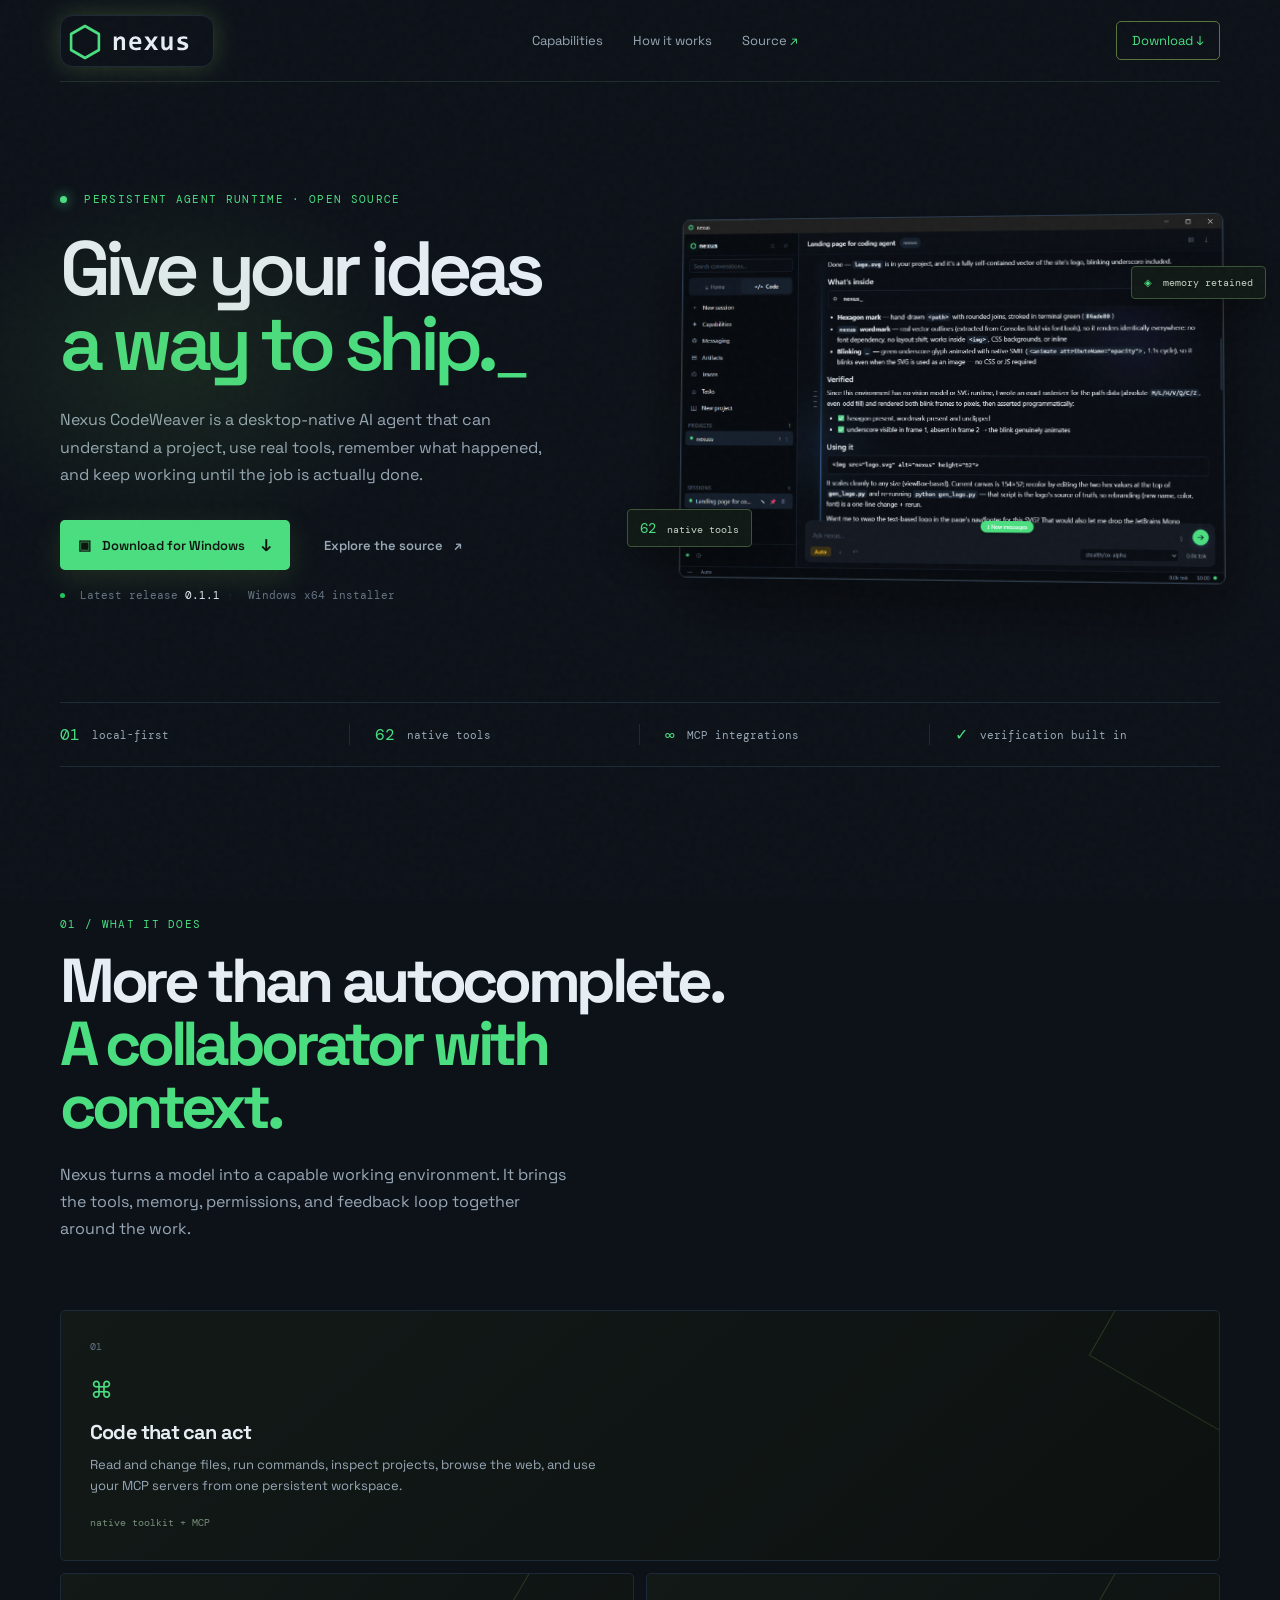
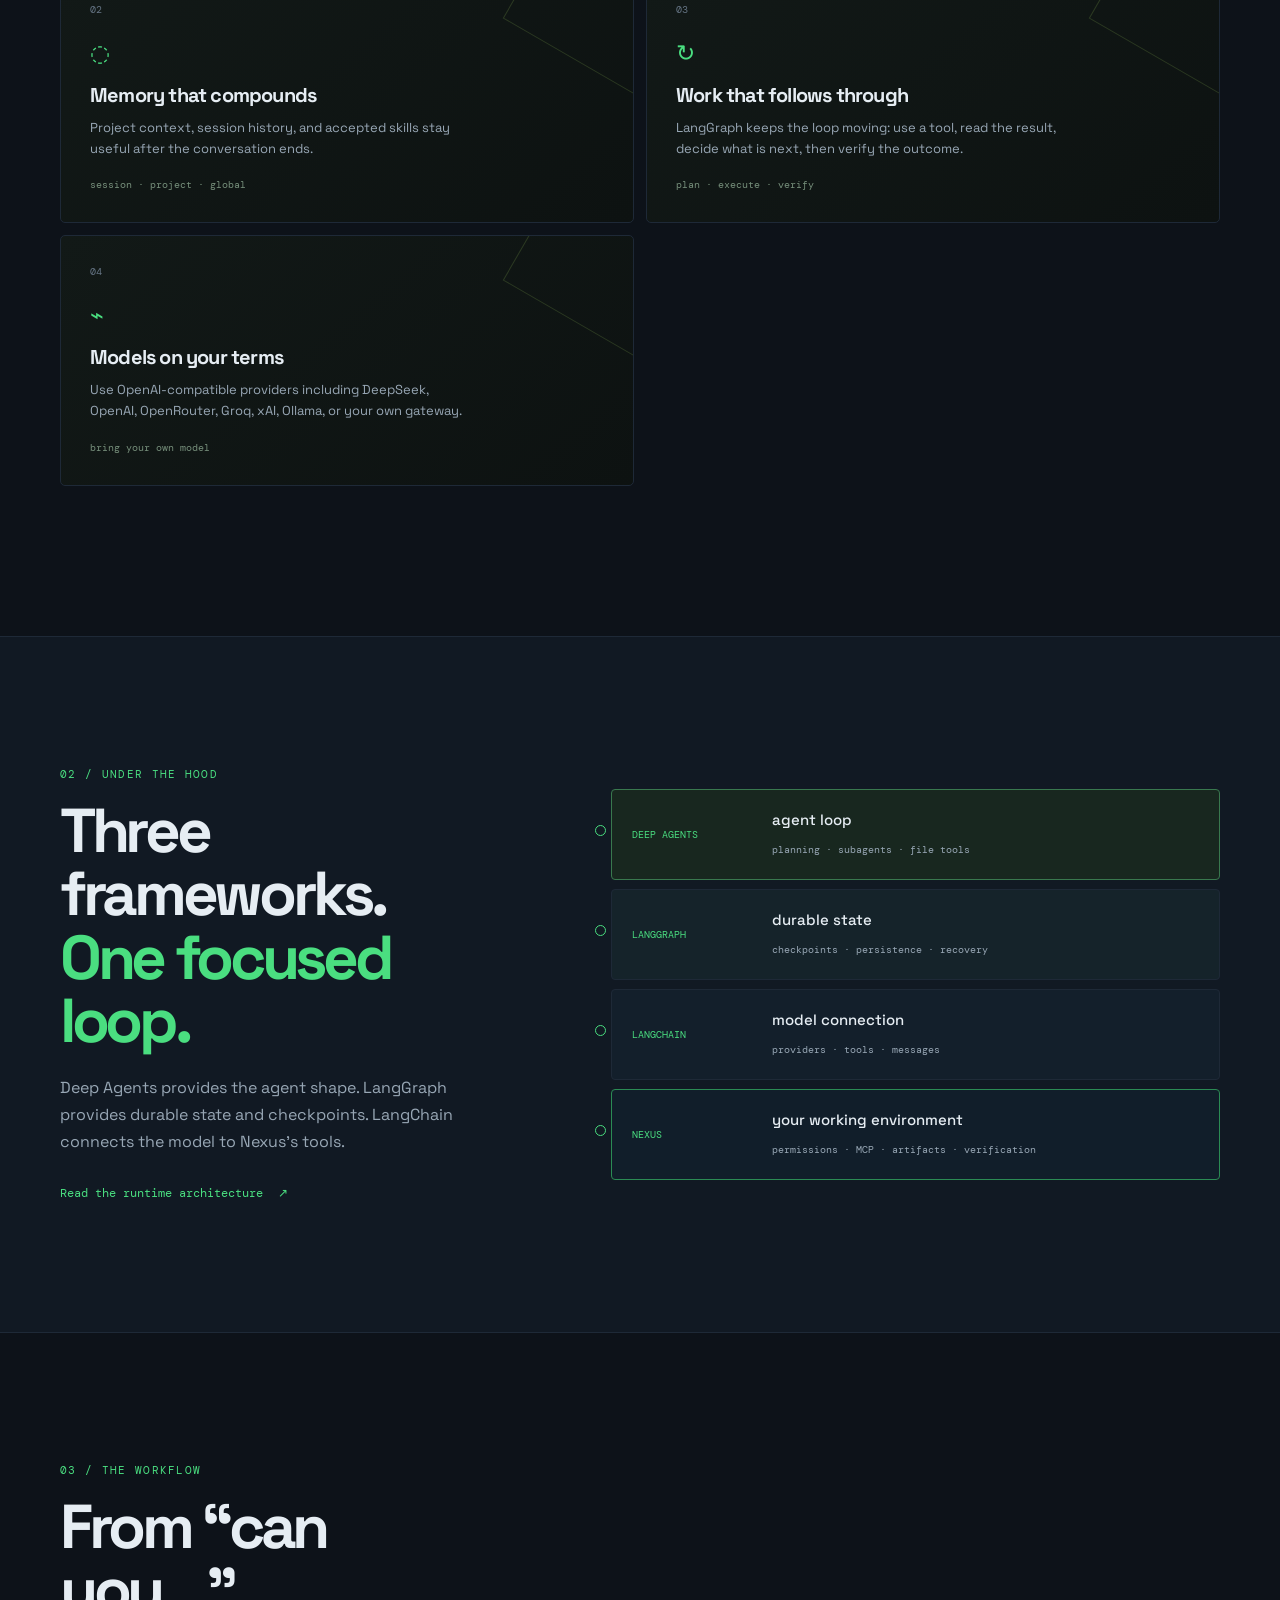
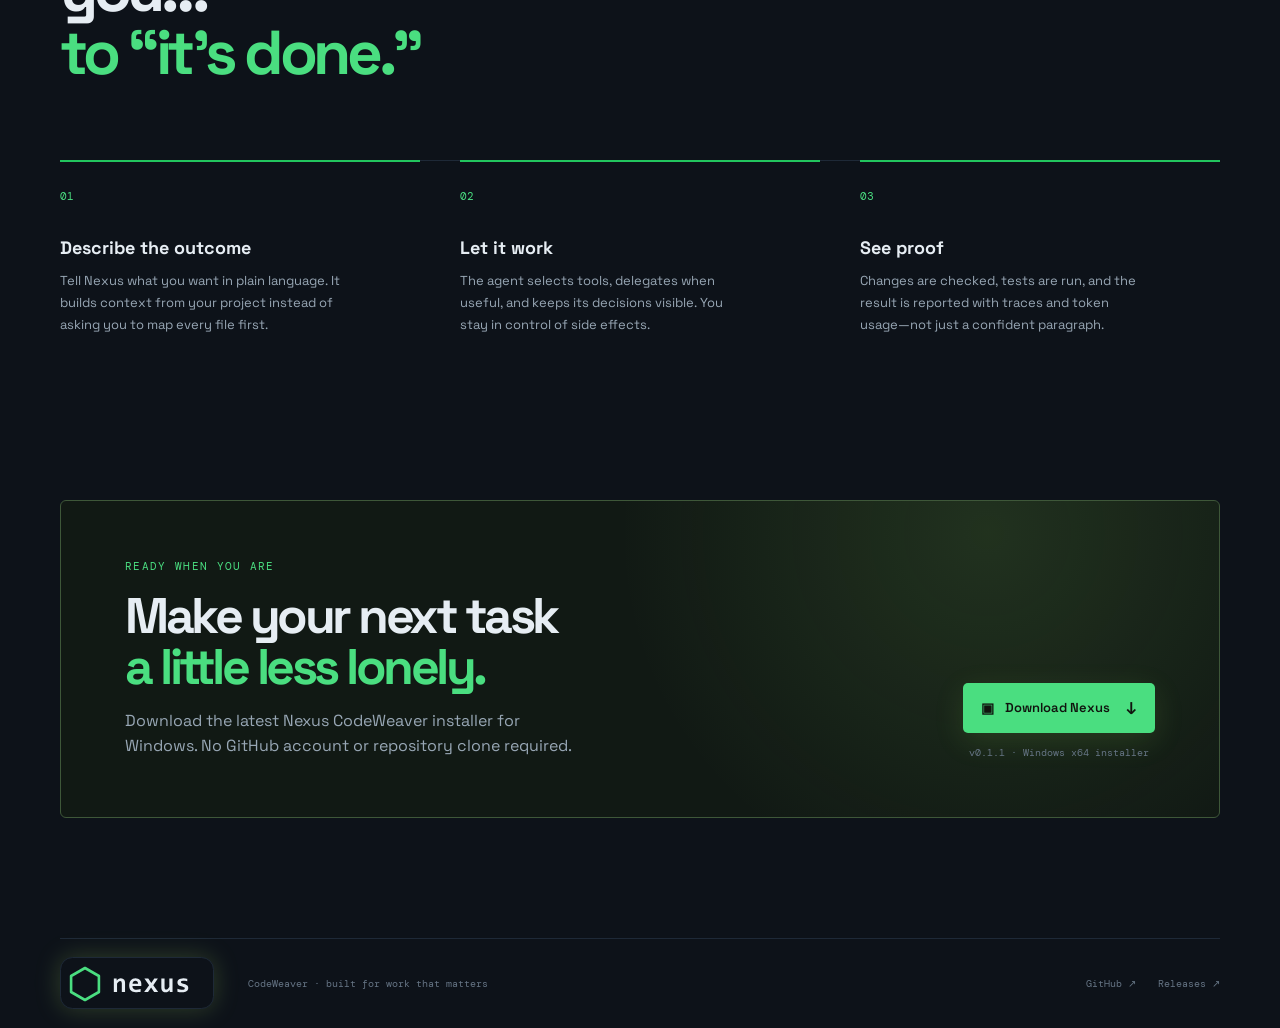
<file: landing page/index.html>
<!doctype html>
<html lang="en">
<head>
  <meta charset="utf-8">
  <meta name="viewport" content="width=device-width, initial-scale=1">
  <meta name="description" content="Nexus CodeWeaver is a persistent AI agent runtime for coding, research, automation, and MCP tools.">
  <meta name="theme-color" content="#0a0d0d">
  <title>Nexus CodeWeaver — Build with an agent that follows through</title>
  <link rel="icon" href="icon.svg" type="image/svg+xml">
  <link rel="preconnect" href="https://fonts.googleapis.com">
  <link rel="preconnect" href="https://fonts.gstatic.com" crossorigin>
  <link href="https://fonts.googleapis.com/css2?family=DM+Mono:wght@400;500&family=Space+Grotesk:wght@400;500;600;700&display=swap" rel="stylesheet">
  <link rel="stylesheet" href="styles.css">
</head>
<body>
  <div class="noise" aria-hidden="true"></div>
  <header class="nav shell">
    <a class="brand" href="#top" aria-label="Nexus CodeWeaver home">
      <img src="logo.svg" alt="nexus_" width="154" height="52">
    </a>
    <nav aria-label="Main navigation">
      <a href="#capabilities">Capabilities</a>
      <a href="#how-it-works">How it works</a>
      <a href="https://github.com/L7A9/nexus-CodeWeaver" target="_blank" rel="noreferrer">Source <span class="arrow">↗</span></a>
    </nav>
    <a class="nav-download" data-download href="https://github.com/L7A9/nexus-CodeWeaver-releases/releases/latest">Download <span>↓</span></a>
  </header>

  <main id="top">
    <section class="hero shell">
      <div class="hero-copy">
        <div class="eyebrow"><span class="pulse"></span> persistent agent runtime · open source</div>
        <h1>Give your ideas<br><em>a way to ship.</em><span class="cursor">_</span></h1>
        <p class="hero-lede">Nexus CodeWeaver is a desktop-native AI agent that can understand a project, use real tools, remember what happened, and keep working until the job is actually done.</p>
        <div class="hero-actions">
          <a class="button button-primary" data-download href="https://github.com/L7A9/nexus-CodeWeaver-releases/releases/latest">
            <span class="button-icon">▣</span> Download for Windows <span class="button-arrow">↓</span>
          </a>
          <a class="button button-quiet" href="https://github.com/L7A9/nexus-CodeWeaver" target="_blank" rel="noreferrer">Explore the source <span>↗</span></a>
        </div>
        <div class="release-note"><span class="release-dot"></span> Latest release <strong data-version>checking…</strong><span class="release-sep">·</span> Windows x64 installer</div>
      </div>
      <div class="hero-visual" aria-label="Nexus agent workspace preview">
        <div class="glow"></div>
        <div class="app-preview-frame"><img class="app-preview" src="app-preview.png" alt="Nexus CodeWeaver desktop app showing a coding-agent conversation"></div>
        <div class="float-chip chip-memory"><span>◈</span> memory retained</div>
        <div class="float-chip chip-tools"><span>62</span> native tools</div>
      </div>
    </section>

    <section class="proof-strip shell" aria-label="Nexus highlights">
      <div><span class="proof-number">01</span><span>local-first</span></div>
      <div><span class="proof-number">62</span><span>native tools</span></div>
      <div><span class="proof-number">∞</span><span>MCP integrations</span></div>
      <div><span class="proof-number">✓</span><span>verification built in</span></div>
    </section>

    <section class="section shell" id="capabilities">
      <div class="section-heading"><div class="eyebrow">01 / what it does</div><h2>More than autocomplete.<br><em>A collaborator with context.</em></h2><p>Nexus turns a model into a capable working environment. It brings the tools, memory, permissions, and feedback loop together around the work.</p></div>
      <div class="feature-grid">
        <article class="feature-card feature-wide"><div class="feature-number">01</div><div class="feature-icon">⌘</div><h3>Code that can act</h3><p>Read and change files, run commands, inspect projects, browse the web, and use your MCP servers from one persistent workspace.</p><span class="feature-tag">native toolkit + MCP</span></article>
        <article class="feature-card"><div class="feature-number">02</div><div class="feature-icon">◌</div><h3>Memory that compounds</h3><p>Project context, session history, and accepted skills stay useful after the conversation ends.</p><span class="feature-tag">session · project · global</span></article>
        <article class="feature-card"><div class="feature-number">03</div><div class="feature-icon">↻</div><h3>Work that follows through</h3><p>LangGraph keeps the loop moving: use a tool, read the result, decide what is next, then verify the outcome.</p><span class="feature-tag">plan · execute · verify</span></article>
        <article class="feature-card"><div class="feature-number">04</div><div class="feature-icon">⌁</div><h3>Models on your terms</h3><p>Use OpenAI-compatible providers including DeepSeek, OpenAI, OpenRouter, Groq, xAI, Ollama, or your own gateway.</p><span class="feature-tag">bring your own model</span></article>
      </div>
    </section>

    <section class="runtime-section" id="how-it-works">
      <div class="shell runtime-layout">
        <div class="runtime-copy"><div class="eyebrow">02 / under the hood</div><h2>Three frameworks.<br><em>One focused loop.</em></h2><p>Deep Agents provides the agent shape. LangGraph provides durable state and checkpoints. LangChain connects the model to Nexus’s tools.</p><a class="text-link" href="https://github.com/L7A9/nexus-CodeWeaver/blob/main/docs/AGENT_RUNTIME.md" target="_blank" rel="noreferrer">Read the runtime architecture <span>↗</span></a></div>
        <div class="stack-diagram"><div class="stack-layer layer-deep"><span class="stack-label">DEEP AGENTS</span><strong>agent loop</strong><small>planning · subagents · file tools</small></div><div class="stack-layer layer-graph"><span class="stack-label">LANGGRAPH</span><strong>durable state</strong><small>checkpoints · persistence · recovery</small></div><div class="stack-layer layer-chain"><span class="stack-label">LANGCHAIN</span><strong>model connection</strong><small>providers · tools · messages</small></div><div class="stack-layer layer-nexus"><span class="stack-label">NEXUS</span><strong>your working environment</strong><small>permissions · MCP · artifacts · verification</small></div></div>
      </div>
    </section>

    <section class="section shell workflow-section">
      <div class="section-heading compact"><div class="eyebrow">03 / the workflow</div><h2>From “can you…”<br><em>to “it’s done.”</em></h2></div>
      <div class="steps"><div class="step"><span>01</span><h3>Describe the outcome</h3><p>Tell Nexus what you want in plain language. It builds context from your project instead of asking you to map every file first.</p></div><div class="step"><span>02</span><h3>Let it work</h3><p>The agent selects tools, delegates when useful, and keeps its decisions visible. You stay in control of side effects.</p></div><div class="step"><span>03</span><h3>See proof</h3><p>Changes are checked, tests are run, and the result is reported with traces and token usage—not just a confident paragraph.</p></div></div>
    </section>

    <section class="download-section shell" id="download">
      <div class="download-card"><div><div class="eyebrow">ready when you are</div><h2>Make your next task<br><em>a little less lonely.</em></h2><p>Download the latest Nexus CodeWeaver installer for Windows. No GitHub account or repository clone required.</p></div><div class="download-action"><a class="button button-primary" data-download href="https://github.com/L7A9/nexus-CodeWeaver-releases/releases/latest"><span class="button-icon">▣</span> Download Nexus <span class="button-arrow">↓</span></a><small data-download-status>Fetching latest release…</small></div></div>
    </section>
  </main>

  <footer class="footer shell"><a class="brand" href="#top"><img src="logo.svg" alt="nexus_" width="120" height="41"></a><span>CodeWeaver · built for work that matters</span><div><a href="https://github.com/L7A9/nexus-CodeWeaver" target="_blank" rel="noreferrer">GitHub ↗</a><a href="https://github.com/L7A9/nexus-CodeWeaver-releases/releases" target="_blank" rel="noreferrer">Releases ↗</a></div></footer>
  <script src="app.js"></script>
</body>
</html>
</file>
<file: styles.css>
/* ============================================================
   Nexus — landing page v3 (honest by design)
   Design tokens first; everything downstream reads them.
   Themes are swappable at runtime (nav → theme picker).
   No terminal chrome, no mock app UI — typographic only.
   ============================================================ */

:root {
  /* color tokens */
  --bg: #080a0f;
  --bg-raise: #0d1219;
  --panel: #0d1219;
  --panel-2: #121822;
  --line: #1c2635;
  --line-strong: #27364b;
  --text: #e2e8f0;
  --muted: #7b8ea3;
  --faint: #55677c;
  --green: #34d399;
  --green-bright: #3ee695;
  --green-deep: #1fbe7e;
  --glow: rgba(52, 211, 153, 0.25);
  --green-soft: rgba(52, 211, 153, 0.12);
  --warn: #e5aa64;
  --danger: #eb808a;
  --info: #58c4f0;

  /* type */
  --font-ui: "DM Sans", system-ui, -apple-system, "Segoe UI", sans-serif;
  --font-mono: "DM Mono", "JetBrains Mono", ui-monospace, "Cascadia Mono", Consolas, monospace;

  /* layout */
  --container: 1160px;
  --nav-h: 64px;
  --radius: 14px;
  --radius-lg: 20px;
  --shadow-card: 0 1px 0 rgba(255, 255, 255, 0.03) inset, 0 20px 50px -30px rgba(0, 0, 0, 0.8);
}

/* App appearance themes, shared with the desktop Settings picker.
   The default (no attribute) IS the nexus palette. */
html[data-theme="dark-white"] { --bg:#101010; --bg-raise:#161616; --panel:#161616; --panel-2:#1e1e1e; --line:#2a2a2a; --line-strong:#383838; --text:#fff; --muted:#a3a3a3; --faint:#5a5a5a; --green:#fff; --green-bright:#fff; --green-deep:#d4d4d4; --glow:rgba(255,255,255,.18); --green-soft:rgba(255,255,255,.08); --info:#d4d4d4; }
html[data-theme="nexus"] { --info:#58c4f0; }
html[data-theme="midnight"] { --bg:#060b16; --bg-raise:#0b1424; --panel:#0b1424; --panel-2:#111c32; --line:#1e2d4d; --line-strong:#2c4168; --text:#e2eaf6; --muted:#8498b3; --faint:#5a6d88; --green:#38bdf8; --green-bright:#93c5fd; --green-deep:#0ea5e9; --glow:rgba(96,165,250,.22); --green-soft:rgba(96,165,250,.14); --info:#7dd3fc; }
html[data-theme="grape"] { --bg:#0c0a15; --bg-raise:#141026; --panel:#141026; --panel-2:#1c1533; --line:#2a2145; --line-strong:#3d3163; --text:#e9e4f7; --muted:#9a8fb8; --faint:#6d6390; --green:#a78bfa; --green-bright:#c4b5fd; --green-deep:#8b5cf6; --glow:rgba(167,139,250,.22); --green-soft:rgba(167,139,250,.14); --info:#e879f9; }
html[data-theme="ember"] { --bg:#0f0a07; --bg-raise:#191009; --panel:#191009; --panel-2:#221610; --line:#332217; --line-strong:#4d3423; --text:#f3e9df; --muted:#b39b84; --faint:#84705c; --green:#fb923c; --green-bright:#fdba74; --green-deep:#ea8a1f; --glow:rgba(251,146,60,.22); --green-soft:rgba(251,146,60,.14); --info:#fbbf24; }
html[data-theme="crimson"] { --bg:#10080c; --bg-raise:#1b1016; --panel:#1b1016; --panel-2:#25141d; --line:#3a1f2a; --line-strong:#552b3b; --text:#f6e4e9; --muted:#b58c98; --faint:#82606b; --green:#fb7185; --green-bright:#fda4af; --green-deep:#f43f5e; --glow:rgba(251,113,133,.22); --green-soft:rgba(251,113,133,.13); --info:#f9a8d4; }
html[data-theme="lagoon"] { --bg:#061110; --bg-raise:#0a1a19; --panel:#0a1a19; --panel-2:#102524; --line:#1c3a38; --line-strong:#2a5451; --text:#ddf3ee; --muted:#86a8a3; --faint:#5d7d79; --green:#2dd4bf; --green-bright:#5eead4; --green-deep:#14b8a6; --glow:rgba(45,212,191,.2); --green-soft:rgba(45,212,191,.12); --info:#67e8f9; }
html[data-theme="moss"] { --bg:#090e06; --bg-raise:#121a0c; --panel:#121a0c; --panel-2:#1a2511; --line:#27351a; --line-strong:#3a4f26; --text:#eaf3dc; --muted:#9aae83; --faint:#6e7f5e; --green:#4ade80; --green-bright:#bef264; --green-deep:#65a30d; --glow:rgba(163,230,53,.18); --green-soft:rgba(163,230,53,.12); --info:#a3e635; }
html[data-theme="alabaster"], html[data-theme="daylight"] { color-scheme: light; --bg:#e9e4d8; --bg-raise:#ddd8cb; --panel:#e2d7c5; --panel-2:#d0c9bb; --line:#c1baa9; --line-strong:#aca492; --text:#241e17; --muted:#635444; --faint:#8f7d6a; --green:#047857; --green-bright:#059669; --green-deep:#b45309; --glow:rgba(4,120,87,.16); --green-soft:rgba(4,120,87,.09); --info:#0f766e; }
html[data-theme="alabaster"] { --bg:#ede5d8; --bg-raise:#e2d7c5; --panel:#e2d7c5; --panel-2:#d5c8b2; --green:#d9530f; --green-bright:#ea580c; --green-deep:#c2410c; --glow:rgba(217,83,15,.18); --green-soft:rgba(217,83,15,.1); --info:#b45309; }

/* Light themes need their own surface treatment; the product UI is dark-first. */
html[data-theme="alabaster"], html[data-theme="daylight"] {
  --shadow-card: 0 1px 0 rgba(255,255,255,.72) inset, 0 18px 42px -28px rgba(71,52,28,.35);
}
html[data-theme="alabaster"] .nav, html[data-theme="daylight"] .nav {
  background: rgba(233,228,216,.84); border-bottom-color: rgba(99,84,68,.18);
}
html[data-theme="alabaster"] .nav.scrolled, html[data-theme="daylight"] .nav.scrolled {
  background: rgba(233,228,216,.92); box-shadow: 0 14px 34px -24px rgba(71,52,28,.35);
}
html[data-theme="alabaster"] .nav-links a:hover, html[data-theme="daylight"] .nav-links a:hover,
html[data-theme="alabaster"] .btn-ghost, html[data-theme="daylight"] .btn-ghost,
html[data-theme="alabaster"] .eyebrow, html[data-theme="daylight"] .eyebrow {
  background: rgba(255,255,255,.34);
}
html[data-theme="alabaster"] .theme-btn, html[data-theme="daylight"] .theme-btn {
  background: rgba(255,255,255,.42);
}
html[data-theme="alabaster"] .theme-pop, html[data-theme="daylight"] .theme-pop {
  box-shadow: 0 24px 50px -20px rgba(71,52,28,.4);
}
html[data-theme="alabaster"] .theme-item:hover, html[data-theme="daylight"] .theme-item:hover {
  background: rgba(255,255,255,.5);
}
html[data-theme="alabaster"] .undo-chip, html[data-theme="daylight"] .undo-chip { background: rgba(226,215,197,.92); }
html[data-theme="alabaster"] .from-source pre, html[data-theme="daylight"] .from-source pre { color: var(--text); }

/* smooth re-ink when the theme changes */
body, .nav, .btn, .mode-card, .sec-card, .plan-card, .deep-visual, .faq-item, .dl-card,
.from-source, .theme-pop, .theme-btn, .cap-chip, .prov-chip, .ver-pill {
  transition-property: background-color, border-color, color, box-shadow;
  transition-duration: 0.25s;
  transition-timing-function: ease;
}

/* ============ base ============ */
*, *::before, *::after { box-sizing: border-box; }

html { scroll-behavior: smooth; scroll-padding-top: calc(var(--nav-h) + 16px); }

body {
  margin: 0;
  background: var(--bg);
  color: var(--text);
  font-family: var(--font-ui);
  font-size: 16px;
  line-height: 1.6;
  -webkit-font-smoothing: antialiased;
  overflow-x: hidden;
}

img, svg { display: block; }
a { color: var(--green-bright); text-decoration: none; }
h1, h2, h3, h4 { line-height: 1.12; margin: 0; letter-spacing: -0.025em; }
p { margin: 0; }
code {
  font-family: var(--font-mono);
  font-size: 0.88em;
  background: var(--panel-2);
  border: 1px solid var(--line);
  border-radius: 6px;
  padding: 0.1em 0.4em;
  color: var(--green-bright);
}

.container { width: min(var(--container), 100% - 48px); margin-inline: auto; }
.container-narrow { max-width: 820px; }

.skip-link {
  position: fixed; top: -48px; left: 16px; z-index: 300;
  background: var(--green); color: #04120b; font-weight: 700;
  padding: 8px 14px; border-radius: 8px; transition: top 0.2s;
}
.skip-link:focus { top: 12px; }

::selection { background: var(--green-soft); color: var(--green-bright); }

/* ============ ambient background ============ */
.aurora { position: fixed; inset: 0; z-index: -2; overflow: hidden; pointer-events: none; }
/* No filter: blur() here on purpose — the radial gradients are already soft,
   and large fixed blur layers get re-rasterized while scrolling on iOS Safari,
   which can kill the renderer process ("a problem repeatedly occurred"). */
.aurora .au { position: absolute; border-radius: 50%; opacity: 0.5; }
.au-1 { width: 640px; height: 640px; top: -220px; left: -140px; background: radial-gradient(circle, var(--glow), transparent 65%); }
.au-2 { width: 720px; height: 720px; top: 8%; right: -280px; background: radial-gradient(circle, rgba(45, 132, 251, 0.13), transparent 65%); }
.au-3 { width: 560px; height: 560px; bottom: -220px; left: 32%; background: radial-gradient(circle, var(--green-soft), transparent 65%); }
.grid-lines {
  position: absolute; inset: 0;
  background-image:
    linear-gradient(rgba(124, 142, 163, 0.045) 1px, transparent 1px),
    linear-gradient(90deg, rgba(124, 142, 163, 0.045) 1px, transparent 1px);
  background-size: 44px 44px;
  mask-image: radial-gradient(ellipse 90% 60% at 50% 0%, black 0%, transparent 75%);
  -webkit-mask-image: radial-gradient(ellipse 90% 60% at 50% 0%, black 0%, transparent 75%);
}
#hexField { position: absolute; inset: 0; width: 100%; height: 100%; opacity: 0.85; }

/* ============ buttons ============ */
.btn {
  display: inline-flex; align-items: center; gap: 9px;
  font-family: var(--font-ui); font-weight: 600; font-size: 15px; line-height: 1;
  padding: 13px 22px; border-radius: 11px; border: 1px solid transparent;
  cursor: pointer; white-space: nowrap;
  transition: transform 0.16s ease, box-shadow 0.16s ease, background 0.16s ease, border-color 0.16s, color 0.16s;
}
.btn-sm { padding: 9px 16px; font-size: 14px; border-radius: 9px; }
.btn-primary {
  background: linear-gradient(135deg, var(--green-bright), var(--green-deep));
  color: #04120b;
  box-shadow: 0 0 0 1px rgba(62, 230, 149, 0.35), 0 10px 30px -12px var(--glow), 0 0 34px -8px var(--glow);
}
.btn-primary:hover { transform: translateY(-1px); box-shadow: 0 0 0 1px rgba(62, 230, 149, 0.5), 0 14px 34px -12px var(--glow), 0 0 44px -6px var(--glow); }
.btn-primary:active { transform: translateY(0); }
.btn-ghost { background: rgba(255, 255, 255, 0.03); border-color: var(--line-strong); color: var(--text); }
.btn-ghost:hover { border-color: var(--green); color: var(--green-bright); transform: translateY(-1px); }
.inline-link { border-bottom: 1px solid rgba(62, 230, 149, 0.35); }
.inline-link:hover { border-bottom-color: var(--green-bright); }

/* ============ run rail (desktop) ============ */
.rail {
  position: fixed; left: 22px; top: 50%; transform: translateY(-50%);
  z-index: 40; display: flex; flex-direction: column; align-items: center; gap: 14px;
}
.rail-track { width: 2px; height: 200px; background: var(--line); border-radius: 2px; overflow: hidden; }
.rail-fill { width: 100%; height: 0%; background: linear-gradient(180deg, var(--green-bright), var(--green-deep)); box-shadow: 0 0 12px var(--glow); transition: height 0.15s linear; }
.rail-steps { display: flex; flex-direction: column; gap: 10px; }
.rail-step {
  font-family: var(--font-mono); font-size: 10.5px; color: var(--faint);
  transition: color 0.2s, text-shadow 0.2s;
}
.rail-step.hit { color: var(--green-bright); text-shadow: 0 0 10px var(--glow); }
.rail-step.done { color: var(--muted); }
.rail-label {
  font-family: var(--font-mono); font-size: 10px; letter-spacing: 0.18em;
  text-transform: uppercase; color: var(--faint);
  writing-mode: vertical-rl;
}
.no-js .rail { display: none; }

/* ============ nav ============ */
.nav {
  position: fixed; top: 0; left: 0; right: 0; z-index: 50;
  height: var(--nav-h);
  transition: background 0.25s, border-color 0.25s, backdrop-filter 0.25s;
  border-bottom: 1px solid transparent;
  background: linear-gradient(180deg, rgba(8, 10, 15, 0.82), rgba(8, 10, 15, 0.42));
  backdrop-filter: blur(10px);
  -webkit-backdrop-filter: blur(10px);
}
.nav.scrolled {
  background: rgba(8, 10, 15, 0.78);
  backdrop-filter: blur(14px);
  -webkit-backdrop-filter: blur(14px);
  border-bottom-color: var(--line);
  box-shadow: 0 14px 34px -24px rgba(0, 0, 0, 0.9);
}
.nav-inner {
  width: min(var(--container), 100% - 48px); margin-inline: auto;
  height: 100%; display: flex; align-items: center; gap: 28px;
}
.brand { display: inline-flex; align-items: center; gap: 10px; color: var(--text); font-weight: 700; font-size: 19px; letter-spacing: -0.02em; }
.brand-word { font-family: var(--font-ui); font-weight: 700; text-shadow: 0 0 18px var(--glow); }

.nav-links { display: flex; gap: 4px; margin-inline: auto; }
.nav-links a {
  color: var(--muted); font-size: 14.5px; font-weight: 500;
  padding: 8px 13px; border-radius: 8px; transition: color 0.15s, background 0.15s;
}
.nav-links a:hover { color: var(--text); background: rgba(255, 255, 255, 0.04); }
.nav-links a[aria-current="true"] { color: var(--green-bright); }

.nav-actions { display: flex; align-items: center; gap: 12px; margin-left: auto; }
.icon-link { color: var(--muted); transition: color 0.15s, transform 0.15s; }
.icon-link:hover { color: var(--text); transform: translateY(-1px); }
.ver-pill {
  font-family: var(--font-mono); font-size: 12.5px; color: var(--green-bright);
  background: var(--green-soft); border: 1px solid rgba(62, 230, 149, 0.3);
  padding: 4px 10px; border-radius: 999px; white-space: nowrap;
}

/* --- theme picker --- */
.theme-wrap { position: relative; }
.theme-btn {
  position: relative;
  display: grid; place-items: center;
  width: 38px; height: 38px; border-radius: 10px;
  border: 1px solid var(--line-strong); background: rgba(255, 255, 255, 0.03);
  color: var(--muted); cursor: pointer;
  transition: color 0.15s, border-color 0.15s, transform 0.15s, background 0.15s;
}
.theme-btn:hover { color: var(--text); border-color: var(--green); transform: translateY(-1px); }
.theme-btn[aria-expanded="true"] { color: var(--green-bright); border-color: var(--green); }
.theme-dot {
  position: absolute; right: 7px; bottom: 7px;
  width: 7px; height: 7px; border-radius: 50%;
  background: var(--green); box-shadow: 0 0 6px var(--glow);
  transition: background 0.25s, box-shadow 0.25s;
}
.theme-pop {
  position: absolute; top: calc(100% + 10px); right: 0; z-index: 80;
  width: 192px; padding: 6px;
  background: var(--bg-raise); border: 1px solid var(--line-strong); border-radius: 12px;
  box-shadow: var(--shadow-card), 0 24px 50px -20px rgba(0, 0, 0, 0.6);
  display: grid; gap: 2px;
}
.theme-pop[hidden] { display: none; }
.theme-item {
  display: flex; align-items: center; gap: 10px;
  padding: 8px 10px; border: 0; border-radius: 8px;
  background: none; color: var(--muted);
  font-family: var(--font-ui); font-size: 13.5px; font-weight: 500;
  cursor: pointer; text-align: left;
  transition: background 0.12s, color 0.12s;
}
.theme-item:hover { background: rgba(255, 255, 255, 0.05); color: var(--text); }
.theme-item .sw {
  width: 12px; height: 12px; border-radius: 50%; flex: none;
  background: var(--sw); box-shadow: 0 0 8px color-mix(in srgb, var(--sw) 55%, transparent);
}
.theme-item[aria-checked="true"] { color: var(--green-bright); background: var(--green-soft); }
.theme-item .tick { margin-left: auto; font-size: 12px; opacity: 0; }
.theme-item[aria-checked="true"] .tick { opacity: 1; }

.nav-burger {
  display: none; flex-direction: column; justify-content: center; gap: 5px;
  width: 40px; height: 40px; padding: 8px;
  background: none; border: 1px solid var(--line-strong); border-radius: 9px; cursor: pointer;
}
.nav-burger span { display: block; height: 2px; border-radius: 2px; background: var(--text); transition: transform 0.2s, opacity 0.2s; }
.nav-burger[aria-expanded="true"] span:nth-child(1) { transform: translateY(7px) rotate(45deg); }
.nav-burger[aria-expanded="true"] span:nth-child(2) { opacity: 0; }
.nav-burger[aria-expanded="true"] span:nth-child(3) { transform: translateY(-7px) rotate(-45deg); }

/* ============ hero ============ */
.hero { position: relative; padding: calc(var(--nav-h) + 70px) 0 30px; }
.hero::after {
  content: ""; position: absolute; left: 50%; bottom: -1px; width: min(760px, 86%);
  height: 1px; transform: translateX(-50%);
  background: linear-gradient(90deg, transparent, rgba(62, 230, 149, 0.35), transparent);
  background: linear-gradient(90deg, transparent, color-mix(in srgb, var(--green) 35%, transparent), color-mix(in srgb, var(--info) 25%, transparent), transparent);
}
.hero-inner {
  display: grid; grid-template-columns: minmax(0, 1.05fr) minmax(0, 1fr);
  gap: 56px; align-items: center;
}

.eyebrow {
  display: inline-flex; align-items: center; gap: 9px;
  font-family: var(--font-mono); font-size: 13px; color: var(--muted);
  background: rgba(255, 255, 255, 0.03); border: 1px solid var(--line);
  padding: 7px 14px; border-radius: 999px; margin-bottom: 26px;
}
.eyebrow [data-release-version] { color: var(--green-bright); }
.eyebrow-sep { color: var(--faint); }
.pulse-dot {
  width: 7px; height: 7px; border-radius: 50%; background: var(--green-bright);
  box-shadow: 0 0 0 0 var(--glow); animation: pulse 2.2s ease-out infinite;
}
@keyframes pulse {
  0% { box-shadow: 0 0 0 0 rgba(62, 230, 149, 0.5); }
  70% { box-shadow: 0 0 0 9px rgba(62, 230, 149, 0); }
  100% { box-shadow: 0 0 0 0 rgba(62, 230, 149, 0); }
}

.hero h1 {
  font-size: clamp(34px, 3.9vw, 52px);
  font-weight: 700; letter-spacing: -0.035em; margin-bottom: 22px;
  text-wrap: balance; min-height: 2.3em;
}
.grad {
  /* fallback first for iOS < 16.2 (no color-mix): a two-stop gradient,
     then the richer three-stop version overrides where color-mix works */
  background: linear-gradient(92deg, var(--green-bright) 10%, var(--info) 90%);
  background: linear-gradient(92deg, var(--green-bright) 10%, color-mix(in srgb, var(--green-bright) 45%, var(--info)) 45%, var(--info) 90%);
  -webkit-background-clip: text; background-clip: text; color: transparent;
}
.hero-sub { font-size: 18px; color: var(--muted); max-width: 54ch; margin-bottom: 30px; }
.hero-sub strong { color: var(--text); }
.cta-row { display: flex; gap: 14px; flex-wrap: wrap; margin-bottom: 26px; }
.hero-chips {
  list-style: none; display: flex; flex-wrap: wrap; gap: 8px 22px;
  padding: 0; margin: 0; color: var(--faint); font-size: 13.5px;
}
.hero-chips li { display: inline-flex; align-items: center; gap: 8px; }
.hero-chips li::before { content: ""; width: 5px; height: 5px; border-radius: 50%; background: var(--green); box-shadow: 0 0 8px var(--glow); }

/* --- hero plan card (the agent plans your visit — honest website chrome) --- */
.plan-card {
  background: linear-gradient(180deg, var(--panel-2), var(--panel));
  border: 1px solid var(--line-strong); border-radius: var(--radius-lg);
  box-shadow: var(--shadow-card), 0 0 60px -20px var(--glow);
  overflow: hidden;
}
.plan-head {
  display: flex; align-items: center; gap: 10px;
  padding: 16px 20px; border-bottom: 1px solid var(--line);
}
.plan-ic { color: var(--green-bright); font-size: 15px; }
.plan-title { font-weight: 600; font-size: 14.5px; letter-spacing: -0.01em; }
.plan-meta { margin-left: auto; font-family: var(--font-mono); font-size: 11.5px; color: var(--faint); white-space: nowrap; }
.plan-steps { list-style: none; margin: 0; padding: 10px; display: grid; gap: 4px; }
.plan-steps li { position: relative; }
.plan-steps a {
  display: flex; align-items: center; gap: 13px;
  padding: 12px 13px; border-radius: 11px;
  color: var(--muted); border-left: 2px solid transparent;
  transition: background 0.15s, color 0.15s, border-color 0.15s;
}
.plan-steps a:hover, .plan-steps a:focus-visible {
  background: var(--green-soft); color: var(--text); outline: none;
  border-left-color: rgba(62, 230, 149, 0.5);
}
.ps-no {
  width: 24px; flex: none; text-align: center;
  font-family: var(--font-mono); font-size: 11.5px; color: var(--faint);
  transition: color 0.2s, text-shadow 0.2s;
}
.ps-body { min-width: 0; }
.ps-t { display: block; font-weight: 600; font-size: 14px; line-height: 1.3; }
.ps-d { display: block; font-size: 12px; color: var(--faint); margin-top: 1px; }
.ps-mark { margin-left: auto; opacity: 0; transform: translateX(-4px); transition: opacity 0.15s, transform 0.15s; color: var(--green-bright); flex: none; }
.plan-steps a:hover .ps-mark, .plan-steps a:focus-visible .ps-mark { opacity: 1; transform: none; }
.plan-steps li.active a {
  background: var(--green-soft); color: var(--text);
  border-left-color: var(--green);
}
.plan-steps li.active .ps-no { color: var(--green-bright); text-shadow: 0 0 10px var(--glow); }
.plan-steps li.done .ps-no { color: var(--green-bright); }
.plan-foot {
  display: flex; align-items: center; gap: 9px;
  padding: 13px 20px; border-top: 1px solid var(--line);
  font-family: var(--font-mono); font-size: 11.5px; color: var(--faint);
  letter-spacing: 0.06em;
}
.plan-dot {
  width: 7px; height: 7px; border-radius: 50%; flex: none;
  background: var(--green-bright); box-shadow: 0 0 0 0 var(--glow);
  animation: pulse 2.2s ease-out infinite;
}

/* ============ kinetic statements ============ */
.kinetic { padding: 110px 24px 30px; text-align: center; }
.kinetic-line {
  font-family: var(--font-ui);
  font-size: clamp(40px, 7.5vw, 88px);
  font-weight: 700; letter-spacing: -0.04em; line-height: 1.04;
  margin: 0;
}
.kinetic-line.grad { margin-top: 2px; }

/* ============ sections ============ */
.section { padding: 96px 0 8px; }
.sec-head { text-align: center; max-width: 760px; margin: 0 auto 54px; }
.kicker {
  font-family: var(--font-mono); font-size: 12.5px; letter-spacing: 0.24em;
  text-transform: uppercase; color: var(--green); margin-bottom: 14px;
}
.sec-head h2 { font-size: clamp(30px, 4vw, 44px); font-weight: 700; letter-spacing: -0.03em; margin-bottom: 16px; }
.lead { color: var(--muted); font-size: 17px; }

/* ============ surfaces (mode cards) ============ */
.modes-grid { display: grid; grid-template-columns: repeat(3, 1fr); gap: 20px; align-items: stretch; }
.mode-card {
  display: flex; flex-direction: column;
  background: linear-gradient(180deg, var(--panel-2), var(--panel));
  border: 1px solid var(--line); border-radius: var(--radius-lg); padding: 28px;
  transition: border-color 0.2s, transform 0.2s, box-shadow 0.2s;
}
.mode-card:hover { border-color: color-mix(in srgb, var(--green) 42%, var(--line-strong)); transform: translateY(-6px); box-shadow: var(--shadow-card), 0 22px 50px -30px var(--glow); }
.mode-card-hl { border-color: rgba(62, 230, 149, 0.35); box-shadow: 0 0 44px -18px var(--glow); }
.mode-top { display: flex; align-items: center; gap: 12px; margin-bottom: 14px; flex-wrap: wrap; }
.mode-icon {
  display: grid; place-items: center; width: 40px; height: 40px;
  border-radius: 11px; color: var(--green-bright);
  background: var(--green-soft); border: 1px solid rgba(62, 230, 149, 0.28); flex: none;
}
.mode-card h3 { font-size: 22px; }
.mode-sub {
  font-family: var(--font-mono); font-size: 11px; letter-spacing: 0.14em;
  text-transform: uppercase; color: var(--faint); margin-left: auto;
}
.mode-card > p { color: var(--muted); font-size: 15px; margin-bottom: 18px; }
.mode-card > p strong { color: var(--text); }
.mode-list { list-style: none; padding: 0; margin: 0 0 22px; display: grid; gap: 9px; font-size: 14px; color: var(--muted); }
.mode-list li { padding-left: 22px; position: relative; }
.mode-list li::before { content: "✦"; position: absolute; left: 0; top: 0; color: var(--green); font-size: 12px; }
.mode-foot {
  margin-top: auto; padding-top: 14px; border-top: 1px solid var(--line);
  font-family: var(--font-mono); font-size: 11.5px; color: var(--faint);
  letter-spacing: 0.04em;
}

/* capability strip */
.cap-strip { overflow: hidden; margin-top: 56px; padding: 14px 0; border-block: 1px solid var(--line); background: rgba(255, 255, 255, 0.012); }
.cap-track { display: flex; gap: 12px; width: max-content; animation: marquee 36s linear infinite; }
.cap-chip {
  font-family: var(--font-mono); font-size: 12.5px; color: var(--faint);
  border: 1px solid var(--line); border-radius: 999px; padding: 6px 14px; white-space: nowrap;
}
@keyframes marquee { to { transform: translateX(-50%); } }

/* ============ loop / architecture ============ */
.arch { max-width: 980px; margin-inline: auto; }
.arch-flow { display: flex; align-items: stretch; gap: 10px; justify-content: center; flex-wrap: wrap; }
.flow-node {
  flex: 1 1 150px; min-width: 138px; text-align: center;
  padding: 18px 12px 15px;
  background: linear-gradient(180deg, var(--panel-2), var(--panel));
  border: 1px solid var(--line-strong); border-radius: var(--radius);
  font-weight: 700; font-size: 15.5px; position: relative;
  opacity: 0.45; transition: opacity 0.3s, box-shadow 0.3s, border-color 0.3s;
}
.flow-node.lit { opacity: 1; }
.fn-plan { border-color: rgba(229, 170, 100, 0.45); color: var(--warn); }
.fn-act { border-color: rgba(88, 196, 240, 0.4); }
.fn-verify { border-color: rgba(62, 230, 149, 0.5); }
.fn-done { border-color: rgba(62, 230, 149, 0.5); color: var(--green-bright); }
.flow-node.lit.fn-verify, .flow-node.lit.fn-done { box-shadow: 0 0 34px -14px var(--glow); }
.flow-node span { display: block; margin-top: 6px; font-weight: 400; font-size: 11.5px; color: var(--faint); line-height: 1.45; }
.flow-arrow { align-self: center; color: var(--faint); font-size: 18px; flex: none; transition: color 0.2s, text-shadow 0.2s; }
.flow-arrow.lit { color: var(--green-bright); text-shadow: 0 0 12px var(--glow); }
.arch-repair {
  margin-top: 14px; text-align: center;
  font-family: var(--font-mono); font-size: 12.5px; color: var(--warn);
  border: 1px dashed rgba(229, 170, 100, 0.4); border-radius: 999px;
  padding: 9px 18px; background: rgba(229, 170, 100, 0.06);
  width: fit-content; margin-inline: auto;
  opacity: 0.5; transition: opacity 0.25s, box-shadow 0.25s;
}
.arch-repair.hot { opacity: 1; box-shadow: 0 0 30px -10px rgba(229, 170, 100, 0.4); }

.mode-table {
  width: 100%; margin-top: 34px; border-collapse: collapse; font-size: 14.5px;
  background: linear-gradient(180deg, var(--panel-2), var(--panel));
  border: 1px solid var(--line); border-radius: var(--radius); overflow: hidden;
}
.mode-table th, .mode-table td { text-align: left; padding: 13px 18px; border-bottom: 1px solid var(--line); }
.mode-table th {
  font-family: var(--font-mono); font-size: 11.5px; letter-spacing: 0.14em;
  text-transform: uppercase; color: var(--faint); font-weight: 500;
  background: rgba(255, 255, 255, 0.015);
}
.mode-table tr:last-child td { border-bottom: none; }
.mode-table td:first-child { color: var(--green-bright); }
.arch-note { margin-top: 22px; text-align: center; color: var(--faint); font-size: 13.5px; max-width: 720px; margin-inline: auto; }

/* ============ trust ============ */
.sec-grid { display: grid; grid-template-columns: repeat(3, 1fr); gap: 16px; margin-bottom: 34px; }
.sec-card {
  background: linear-gradient(180deg, var(--panel-2), var(--panel));
  border: 1px solid var(--line); border-radius: var(--radius); padding: 22px;
  transition: border-color 0.2s, transform 0.2s;
}
.sec-card:hover { border-color: var(--line-strong); transform: translateY(-2px); }
.sec-card h3 { font-size: 16.5px; margin-bottom: 7px; color: var(--text); }
.sec-card p { color: var(--muted); font-size: 13.5px; }
.honest {
  max-width: 760px; margin-inline: auto; text-align: center; color: var(--muted); font-size: 14.5px;
  border: 1px solid var(--line); border-left: 3px solid var(--warn);
  background: rgba(229, 170, 100, 0.05); border-radius: 12px; padding: 18px 24px;
}
.honest strong { color: var(--warn); }
.honest em { color: var(--text); font-style: normal; font-weight: 600; }
.providers-head { text-align: center; margin-top: 72px; margin-bottom: 30px; }
.providers-head .prov-h2 { font-size: clamp(26px, 3.4vw, 38px); }

.marquee {
  overflow: hidden; padding: 8px 0 26px;
  mask-image: linear-gradient(90deg, transparent, black 12%, black 88%, transparent);
  -webkit-mask-image: linear-gradient(90deg, transparent, black 12%, black 88%, transparent);
}
.marquee-track { display: flex; gap: 12px; width: max-content; animation: marquee 30s linear infinite; }
.marquee:hover .marquee-track { animation-play-state: paused; }
.prov-chip {
  font-family: var(--font-mono); font-size: 13.5px; color: var(--muted);
  background: var(--panel); border: 1px solid var(--line-strong);
  border-radius: 999px; padding: 9px 20px; white-space: nowrap;
  transition: color 0.2s, border-color 0.2s;
}
.prov-chip:hover { color: var(--green-bright); border-color: rgba(62, 230, 149, 0.45); }

/* ============ faq ============ */
.faq { display: grid; gap: 10px; }
.faq-item { background: var(--panel); border: 1px solid var(--line); border-radius: var(--radius); overflow: hidden; transition: border-color 0.2s; }
.faq-item[open] { border-color: rgba(62, 230, 149, 0.35); }
.faq-item summary {
  list-style: none; cursor: pointer; display: flex; align-items: center; justify-content: space-between;
  gap: 16px; padding: 17px 22px; font-weight: 600; font-size: 15.5px;
}
.faq-item summary::-webkit-details-marker { display: none; }
.faq-item summary::after {
  content: "+"; font-family: var(--font-mono); color: var(--green-bright);
  font-size: 19px; flex: none; transition: transform 0.2s;
}
.faq-item[open] summary::after { transform: rotate(45deg); }
.faq-item p { padding: 0 22px 19px; color: var(--muted); font-size: 14.5px; }
.faq-item p strong { color: var(--text); }

/* ============ download ============ */
.dl-grid { display: grid; grid-template-columns: 1fr; max-width: 480px; margin-inline: auto; gap: 16px; margin-bottom: 30px; }
.dl-card {
  background: linear-gradient(180deg, var(--panel-2), var(--panel));
  border: 1px solid var(--line); border-radius: var(--radius-lg);
  padding: 26px; display: flex; flex-direction: column; gap: 10px;
}
.dl-card h3 { display: flex; align-items: center; gap: 10px; font-size: 18px; }
.dl-card h3 svg { color: var(--green-bright); }
.dl-card p { color: var(--muted); font-size: 13.5px; flex: 1; }
.dl-btns { display: flex; flex-direction: column; gap: 9px; }
.dl-btns .btn { justify-content: center; font-size: 14px; padding: 12px 18px; }

.from-source {
  max-width: 680px; margin-inline: auto;
  background: var(--panel); border: 1px solid var(--line); border-radius: var(--radius); overflow: hidden;
}
.fs-head {
  display: flex; align-items: center; justify-content: space-between;
  padding: 12px 18px; border-bottom: 1px solid var(--line);
  font-size: 13.5px; color: var(--muted);
}
.copy-btn {
  font-family: var(--font-mono); font-size: 12px; color: var(--green-bright);
  background: var(--green-soft); border: 1px solid rgba(62, 230, 149, 0.3);
  border-radius: 7px; padding: 4px 12px; cursor: pointer; transition: background 0.15s;
}
.copy-btn:hover { background: rgba(62, 230, 149, 0.2); }
.from-source pre {
  margin: 0; padding: 18px 20px; overflow-x: auto;
  font-family: var(--font-mono); font-size: 13px; line-height: 1.7; color: #b9cadd;
}
.fs-note { padding: 10px 18px 14px; color: var(--faint); font-size: 12.5px; }

/* ============ footer ============ */
.footer { margin-top: 96px; border-top: 1px solid var(--line); background: rgba(255, 255, 255, 0.012); }
.footer-inner { padding: 44px 0 34px; display: grid; gap: 18px; justify-items: center; text-align: center; }
.foot-brand .brand-word { font-size: 21px; }
.foot-brand p { font-family: var(--font-mono); font-size: 12.5px; color: var(--faint); letter-spacing: 0.18em; text-transform: uppercase; margin-top: 6px; }
.foot-links { display: flex; gap: 22px; flex-wrap: wrap; justify-content: center; }
.foot-links a { color: var(--muted); font-size: 14px; }
.foot-links a:hover { color: var(--green-bright); }
.foot-note { color: var(--faint); font-size: 12.5px; }
.foot-hint { opacity: 0.7; }

/* ============ undo chip + toast (injected by app.js) ============ */
.undo-chip {
  position: fixed; right: 20px; bottom: 20px; z-index: 60;
  font-family: var(--font-mono); font-size: 12px; color: var(--muted);
  background: rgba(13, 18, 25, 0.9); border: 1px dashed var(--line-strong);
  border-radius: 999px; padding: 8px 16px; cursor: pointer;
  backdrop-filter: blur(8px); -webkit-backdrop-filter: blur(8px);
  transition: color 0.2s, border-color 0.2s, transform 0.2s, opacity 0.2s;
}
.undo-chip:hover:not(:disabled) { color: var(--green-bright); border-color: rgba(62, 230, 149, 0.5); transform: translateY(-2px); }
.undo-chip:disabled,
.undo-chip.disabled {
  opacity: 0.35;
  cursor: not-allowed;
  border-color: var(--line);
  color: var(--faint);
  transform: none;
  box-shadow: none;
}
.undo-chip:disabled:hover,
.undo-chip.disabled:hover {
  color: var(--faint);
  border-color: var(--line);
  transform: none;
}
.toast {
  position: fixed; left: 50%; bottom: 28px; transform: translateX(-50%) translateY(8px);
  z-index: 70; font-family: var(--font-mono); font-size: 12.5px; color: var(--green-bright);
  background: rgba(13, 18, 25, 0.95); border: 1px solid rgba(62, 230, 149, 0.4);
  border-radius: 999px; padding: 9px 18px; pointer-events: none;
  opacity: 0; transition: opacity 0.2s, transform 0.2s;
  box-shadow: 0 0 30px -10px var(--glow);
}
.toast.show { opacity: 1; transform: translateX(-50%) translateY(0); }

/* ============ reveal-on-scroll (JS-gated so no-JS stays readable) ============ */
.js [data-reveal] { opacity: 0; transform: translateY(18px); transition: opacity 0.6s ease var(--d, 0s), transform 0.6s ease var(--d, 0s); }
.js [data-reveal].in { opacity: 1; transform: none; }

/* ============ mode deep dives ============ */
.deep {
  display: grid;
  grid-template-columns: minmax(0, 1.05fr) minmax(0, 0.95fr);
  gap: 44px;
  align-items: center;
  margin-top: 72px;
}
.deep.flip .deep-copy { order: 2; }
.deep.flip .deep-visual { order: 1; }
.deep-copy .kicker { margin-bottom: 10px; }
.deep-copy h3 { font-size: clamp(24px, 2.6vw, 32px); margin-bottom: 14px; }
.deep-copy > p { color: var(--muted); font-size: 15.5px; margin-bottom: 22px; }
.deep-list {
  list-style: none; padding: 0; margin: 0;
  display: grid; grid-template-columns: 1fr 1fr; gap: 10px 26px;
  font-size: 14px; color: var(--muted);
}
.deep-list li { padding-left: 24px; position: relative; }
.deep-list li::before { content: "✓"; position: absolute; left: 0; top: 0; color: var(--green); font-weight: 700; }

/* deep-dive visuals — diagrams and stats, no mock app chrome */
.deep-visual {
  background: linear-gradient(180deg, var(--panel-2), var(--panel));
  border: 1px solid var(--line); border-radius: var(--radius-lg);
  box-shadow: var(--shadow-card), 0 0 50px -24px var(--glow);
  padding: 28px; display: grid; gap: 18px; align-content: start;
}
.dv-label {
  font-family: var(--font-mono); font-size: 11px; letter-spacing: 0.18em;
  text-transform: uppercase; color: var(--green);
}
.dv-flow { display: flex; flex-wrap: wrap; align-items: center; gap: 8px; }
.dv-node {
  border: 1px solid var(--line-strong); background: var(--bg-raise);
  color: var(--text); border-radius: 999px; padding: 7px 15px;
  font-size: 13px; font-weight: 600;
}
.dv-node.done { border-color: rgba(62, 230, 149, 0.4); color: var(--green-bright); background: var(--green-soft); }
.dv-arrow { color: var(--faint); font-size: 14px; }
.dv-note { color: var(--muted); font-size: 13.5px; line-height: 1.6; }
.dv-chips { display: flex; flex-wrap: wrap; gap: 8px; }
.dv-chips span {
  font-family: var(--font-mono); font-size: 11.5px; color: var(--faint);
  border: 1px solid var(--line); border-radius: 999px; padding: 4px 12px;
}
.dv-stats { display: grid; grid-template-columns: repeat(3, 1fr); gap: 12px; }
.dv-stat { background: var(--bg-raise); border: 1px solid var(--line); border-radius: 12px; padding: 16px 14px; }
.dv-stat strong { display: block; font-size: clamp(22px, 2.2vw, 30px); letter-spacing: -0.03em; color: var(--green-bright); line-height: 1.1; }
.dv-stat span { display: block; margin-top: 6px; font-size: 12px; color: var(--faint); line-height: 1.5; }
.dv-pill {
  justify-self: start; max-width: 100%;
  font-family: var(--font-mono); font-size: 12px; color: var(--warn);
  border: 1px dashed rgba(229, 170, 100, 0.4); background: rgba(229, 170, 100, 0.06);
  border-radius: 999px; padding: 8px 16px;
}
.dv-scale { display: grid; gap: 10px; padding-top: 8px; }
.dvs-bar {
  position: relative; height: 10px; border-radius: 999px;
  background: linear-gradient(90deg, var(--danger), var(--warn) 45%, var(--green-bright));
}
.dvs-mark {
  position: absolute; left: 68%; top: -6px; bottom: -6px; width: 2px;
  background: var(--text); box-shadow: 0 0 8px rgba(255, 255, 255, 0.45);
}
.dvs-mark::after {
  content: "the gate · 7+";
  position: absolute; top: -24px; left: 50%; transform: translateX(-50%);
  font-family: var(--font-mono); font-size: 10.5px; color: var(--text);
  white-space: nowrap; letter-spacing: 0.08em;
}
.dvs-legend {
  display: flex; justify-content: space-between;
  font-family: var(--font-mono); font-size: 11.5px;
}
.dvs-legend .dvs-bad { color: var(--danger); }
.dvs-legend .dvs-good { color: var(--green-bright); }

/* ============ responsive ============ */
@media (max-width: 1240px) {
  .rail { display: none; }
}
@media (max-width: 1020px) {
  .hero-inner { grid-template-columns: 1fr; gap: 40px; }
  .hero-copy { text-align: center; }
  .hero-sub { margin-inline: auto; }
  .cta-row { justify-content: center; }
  .hero-chips { justify-content: center; }
  .modes-grid { grid-template-columns: 1fr; max-width: 620px; margin-inline: auto; }
  .sec-grid { grid-template-columns: repeat(2, 1fr); }
  .dl-grid { grid-template-columns: 1fr; max-width: 480px; margin-inline: auto; }
  .deep { grid-template-columns: 1fr; gap: 26px; margin-top: 56px; }
  .deep.flip .deep-copy { order: 1; }
  .deep.flip .deep-visual { order: 2; }
  .deep-list { grid-template-columns: 1fr; }
  .dv-stats { grid-template-columns: 1fr; }
}
@media (max-width: 760px) {
  .nav-links {
    position: fixed; top: var(--nav-h); left: 0; right: 0;
    flex-direction: column; background: rgba(8, 10, 15, 0.97);
    backdrop-filter: blur(16px); -webkit-backdrop-filter: blur(16px);
    border-bottom: 1px solid var(--line);
    padding: 14px 24px 20px; gap: 2px;
    transform: translateY(-8px); opacity: 0; pointer-events: none;
    transition: opacity 0.2s, transform 0.2s;
  }
  .nav-links.open { opacity: 1; transform: none; pointer-events: auto; }
  .nav-links a { padding: 12px 10px; font-size: 16px; }
  .nav-burger { display: flex; }
  .nav-actions .ver-pill { display: none; }
  .nav-inner { gap: 14px; }

  .section { padding: 72px 0 8px; }
  .kinetic { padding: 76px 20px 20px; }
  .sec-grid { grid-template-columns: 1fr; }
  .flow-node { min-width: 100%; opacity: 1; }
  .flow-arrow { transform: rotate(90deg); }
  .mode-table { font-size: 13px; }
  .mode-table th, .mode-table td { padding: 10px 12px; }
  .container { width: calc(100% - 36px); }
  .nav-inner { width: calc(100% - 36px); }
  .plan-card { max-width: 480px; margin-inline: auto; width: 100%; }
  .undo-chip { right: 14px; bottom: 14px; }
}

/* ============ reduced motion ============ */
@media (prefers-reduced-motion: reduce) {
  html { scroll-behavior: auto; }
  *, *::before, *::after {
    animation-duration: 0.01ms !important;
    animation-iteration-count: 1 !important;
    transition-duration: 0.01ms !important;
  }
  .js [data-reveal] { opacity: 1; transform: none; }
  .flow-node { opacity: 1; }
  .arch-repair { opacity: 1; }
  .cap-track, .marquee-track { animation: none; }
  #hexField { opacity: 0.3; }
}
</file>
<file: landing page/styles.css>
:root { --bg:#0d1219; --panel:#111923; --panel-2:#17212c; --line:#1e2937; --text:#e6edf3; --muted:#98a7b5; --dim:#657484; --green:#4ade80; --green-2:#22c55e; --cyan:#8ed9d0; --mono:'DM Mono',monospace; --sans:'Space Grotesk',sans-serif; }
* { box-sizing:border-box; }
html { scroll-behavior:smooth; }
body { margin:0; background:var(--bg); color:var(--text); font-family:var(--sans); overflow-x:hidden; }
a { color:inherit; text-decoration:none; }
.shell { width:min(1160px,calc(100% - 48px)); margin:0 auto; }
.noise { position:fixed; inset:0; opacity:.035; pointer-events:none; z-index:20; background-image:url("data:image/svg+xml,%3Csvg viewBox='0 0 180 180' xmlns='http://www.w3.org/2000/svg'%3E%3Cfilter id='n'%3E%3CfeTurbulence type='fractalNoise' baseFrequency='.85' numOctaves='3' stitchTiles='stitch'/%3E%3C/filter%3E%3Crect width='100%25' height='100%25' filter='url(%23n)' opacity='.6'/%3E%3C/svg%3E"); }
.nav { height:82px; display:flex; align-items:center; justify-content:space-between; border-bottom:1px solid rgba(173,222,175,.12); position:relative; z-index:2; }
.brand { display:flex; align-items:center; gap:10px; font-size:20px; font-weight:600; letter-spacing:-.06em; }
.brand img { display:block; width:154px; height:52px; filter:drop-shadow(0 0 12px rgba(184,243,107,.2)); }
.brand-mark { color:var(--green); animation:blink 1.15s steps(1) infinite; }
@keyframes blink { 50% { opacity:.1; } }
nav { display:flex; gap:30px; color:var(--muted); font-size:13px; } nav a:hover,.footer a:hover { color:var(--green); }
.arrow { color:var(--green); }
.nav-download { border:1px solid #59763f; color:var(--green); padding:10px 15px; font-size:13px; border-radius:5px; }
.nav-download:hover { background:rgba(184,243,107,.1); }
.hero { min-height:620px; display:grid; grid-template-columns:1fr 1fr; align-items:center; gap:70px; padding:70px 0 60px; position:relative; }
.hero:before { content:''; position:absolute; width:550px; height:400px; left:-160px; top:80px; background:radial-gradient(ellipse,rgba(105,189,78,.12),transparent 65%); pointer-events:none; }
.eyebrow { color:var(--green); font:11px var(--mono); letter-spacing:.12em; text-transform:uppercase; }
.pulse { width:7px; height:7px; display:inline-block; background:var(--green); border-radius:50%; margin-right:9px; box-shadow:0 0 12px var(--green); }
h1,h2,h3,p { margin-top:0; } h1 { font-size:clamp(48px,6vw,82px); line-height:.98; letter-spacing:-.075em; margin:25px 0 25px; font-weight:600; }
h1 em,h2 em { color:var(--green); font-style:normal; } .cursor { color:var(--green); font-weight:400; font-size:.8em; animation:blink 1.15s steps(1) infinite; }
.hero-lede { color:var(--muted); max-width:500px; line-height:1.7; font-size:16px; }
.hero-actions { display:flex; align-items:center; gap:16px; margin:32px 0 18px; flex-wrap:wrap; }
.button { display:inline-flex; align-items:center; gap:11px; padding:14px 18px; border-radius:5px; font-size:13px; font-weight:600; transition:.2s ease; }
.button-primary { color:#10140e; background:var(--green); box-shadow:0 8px 30px rgba(145,221,78,.14); } .button-primary:hover { background:#d1ff8e; transform:translateY(-2px); box-shadow:0 12px 34px rgba(145,221,78,.22); }
.button-icon { font-size:14px; } .button-arrow { font-size:17px; margin-left:5px; } .button-quiet { color:var(--muted); } .button-quiet:hover { color:var(--text); }
.release-note { color:var(--dim); font:11px var(--mono); } .release-note strong { color:var(--text); font-weight:400; } .release-dot { width:5px; height:5px; background:var(--green-2); display:inline-block; border-radius:50%; margin:0 8px 1px 0; } .release-sep { padding:0 7px; color:var(--line); }
.hero-visual { position:relative; } .glow { position:absolute; inset:10% -10% -10%; background:radial-gradient(ellipse,rgba(92,189,80,.17),transparent 63%); filter:blur(14px); }
.app-preview-frame { position:relative; border:1px solid #2b3a4d; border-radius:8px; overflow:hidden; background:#0d1219; box-shadow:0 30px 70px rgba(0,0,0,.45); transform:perspective(1000px) rotateY(-4deg) rotateX(2deg); }
.app-preview { display:block; width:100%; height:auto; }
.terminal-window { position:relative; border:1px solid #2b3a4d; background:#0d1219; box-shadow:0 30px 70px rgba(0,0,0,.45); border-radius:8px; overflow:hidden; transform:perspective(1000px) rotateY(-4deg) rotateX(2deg); }
.terminal-bar { height:42px; display:flex; align-items:center; border-bottom:1px solid #26322e; padding:0 15px; color:var(--dim); font:10px var(--mono); } .window-dots { display:flex; gap:5px; margin-right:36px; } .window-dots i { width:6px; height:6px; border:1px solid #4e6056; border-radius:50%; } .terminal-title { flex:1; } .terminal-status { color:var(--green-2); }
.terminal-body { padding:22px 23px 16px; font:11px/1.65 var(--mono); min-height:365px; } .terminal-line,.thinking,.tool-time,.terminal-footer { color:var(--dim); } .terminal-line span { color:#45534d; padding:0 4px; }.terminal-prompt { margin:19px 0; color:#d6dfd8; } .terminal-prompt b { color:var(--green); font-weight:400; margin-right:8px; }.terminal-agent { display:flex; align-items:center; gap:9px; margin-bottom:12px; }.agent-icon { display:grid; place-items:center; width:20px; height:20px; border-radius:5px; background:var(--green); color:#182113; font-weight:600; font-family:var(--sans); }.terminal-agent b { color:#dff6c9; font-weight:400; }.tool-card { display:flex; align-items:center; gap:10px; background:#131b18; border:1px solid #23332a; border-radius:4px; padding:9px 10px; margin:7px 0; }.tool-card strong { display:block; color:#b7c6ba; font-weight:400; }.tool-card small { color:#60726a; font-size:9px; }.tool-time { margin-left:auto; font-size:9px; }.check { color:var(--green-2); font-size:13px; }.current { border-color:#53733e; background:#172217; }.spinner { width:11px; height:11px; border:1px solid #6c9a4a; border-top-color:transparent; border-radius:50%; animation:spin 1s linear infinite; } @keyframes spin { to { transform:rotate(360deg); } }.terminal-footer { display:flex; justify-content:space-between; margin-top:22px; font-size:9px; }.green { color:var(--green-2); }
.float-chip { position:absolute; padding:9px 12px; border:1px solid #3b5337; color:#c4d5c7; background:#111916; border-radius:4px; box-shadow:0 12px 30px rgba(0,0,0,.3); font:10px var(--mono); }.float-chip span { color:var(--green); margin-right:5px; }.chip-memory { top:14%; right:-46px; }.chip-tools { bottom:9%; left:-48px; }.chip-tools span { font-size:14px; }
.proof-strip { border-top:1px solid var(--line); border-bottom:1px solid var(--line); display:grid; grid-template-columns:repeat(4,1fr); padding:21px 0; color:var(--muted); font:11px var(--mono); }.proof-strip div { display:flex; gap:12px; align-items:center; border-right:1px solid var(--line); padding-left:25px; }.proof-strip div:first-child { padding-left:0; }.proof-strip div:last-child { border:0; }.proof-number { color:var(--green); font-size:16px; }
.section { padding:150px 0; }.section-heading { max-width:690px; }.section-heading h2,.runtime-copy h2,.download-card h2 { font-size:clamp(38px,5vw,62px); line-height:1.02; letter-spacing:-.07em; margin:18px 0 22px; }.section-heading > p { color:var(--muted); line-height:1.7; max-width:510px; }.feature-grid { display:grid; grid-template-columns:repeat(2,1fr); gap:12px; margin-top:68px; }.feature-card { min-height:250px; padding:29px; background:linear-gradient(140deg,#121917,#0d1211); border:1px solid var(--line); border-radius:5px; position:relative; overflow:hidden; }.feature-card:after { content:''; position:absolute; width:180px; height:180px; right:-85px; top:-80px; border:1px solid rgba(184,243,107,.16); transform:rotate(30deg); }.feature-card:hover { border-color:#46613e; }.feature-number { color:var(--dim); font:10px var(--mono); }.feature-icon { color:var(--green); font-size:23px; margin:22px 0 14px; }.feature-card h3 { font-size:20px; letter-spacing:-.04em; margin-bottom:10px; }.feature-card p { color:var(--muted); font-size:13px; line-height:1.6; max-width:380px; }.feature-tag { color:#768f7b; font:10px var(--mono); }.feature-wide { grid-column:span 2; min-height:220px; }.feature-wide p { max-width:530px; }
.runtime-section { background:#111923; border-top:1px solid #1e2937; border-bottom:1px solid #1e2937; padding:130px 0; }.runtime-layout { display:grid; grid-template-columns:.85fr 1.15fr; gap:100px; align-items:center; }.runtime-copy p { color:var(--muted); line-height:1.7; max-width:410px; }.text-link { display:inline-block; color:var(--green); font:12px var(--mono); margin-top:13px; }.text-link span { margin-left:8px; }.stack-diagram { display:flex; flex-direction:column; gap:9px; }.stack-layer { height:91px; border:1px solid var(--line); padding:15px 20px; position:relative; border-radius:4px; display:grid; grid-template-columns:140px 1fr; grid-template-rows:1fr 1fr; align-items:center; }.stack-layer:before { content:''; position:absolute; left:-17px; top:35px; width:9px; height:9px; border:1px solid var(--green); border-radius:50%; background:#111923; }.stack-label { grid-row:span 2; color:var(--green); font:10px var(--mono); }.stack-layer strong { font-size:15px; font-weight:500; }.stack-layer small { color:var(--muted); font:10px var(--mono); }.layer-deep { background:#18271f; border-color:#39784e; }.layer-graph { background:#15232a; }.layer-chain { background:#131f2b; }.layer-nexus { background:#111e2a; border-color:#2b8b54; }
.workflow-section { padding-top:130px; }.compact { max-width:450px; }.steps { display:grid; grid-template-columns:repeat(3,1fr); gap:40px; margin-top:76px; border-top:1px solid var(--line); }.step { padding-top:22px; border-top:2px solid var(--green-2); margin-top:-1px; }.step span { color:var(--green); font:11px var(--mono); }.step h3 { margin:31px 0 11px; font-size:18px; }.step p { color:var(--muted); font-size:13px; line-height:1.7; max-width:280px; }
.download-section { padding-bottom:120px; }.download-card { padding:58px 64px; display:flex; justify-content:space-between; align-items:end; gap:45px; border:1px solid #3e5739; background:radial-gradient(circle at 80% 10%,rgba(141,215,100,.13),transparent 38%),#111914; border-radius:6px; }.download-card h2 { font-size:clamp(34px,4vw,50px); margin-bottom:15px; }.download-card p { color:var(--muted); max-width:460px; line-height:1.6; margin-bottom:0; }.download-action { flex-shrink:0; text-align:center; }.download-action small { display:block; margin-top:13px; color:var(--dim); font:10px var(--mono); }
.footer { border-top:1px solid var(--line); min-height:90px; display:flex; align-items:center; gap:34px; color:var(--dim); font:10px var(--mono); }.footer .brand { color:var(--text); font:18px var(--sans); }.footer > span { flex:1; }.footer div { display:flex; gap:22px; }.footer a:hover { color:var(--green); }
@media (max-width:850px) { .hero { grid-template-columns:1fr; gap:40px; padding-top:55px; }.hero-visual { max-width:620px; width:calc(100% - 25px); margin:auto; }.chip-memory { right:-20px; }.chip-tools { left:-20px; }.runtime-layout { grid-template-columns:1fr; gap:60px; }.download-card { align-items:start; flex-direction:column; }.download-action { text-align:left; } }
@media (max-width:620px) { .shell { width:min(100% - 32px,1160px); }.nav { height:68px; }.nav .brand img { width:126px; height:auto; }.nav nav { display:none; }.nav-download { padding:8px 10px; }.hero { min-height:auto; padding:75px 0 60px; }.hero-lede { font-size:14px; }.hero-actions { gap:4px; }.button { padding:13px 14px; }.button-quiet { padding-left:8px; }.terminal-body { padding:17px 13px 13px; min-height:350px; }.terminal-footer { font-size:8px; }.terminal-title { display:none; }.window-dots { margin-right:auto; }.proof-strip { grid-template-columns:repeat(2,1fr); gap:18px 0; }.proof-strip div { padding-left:10px; border:0; }.proof-strip div:first-child { padding-left:0; }.section { padding:100px 0; }.feature-grid { grid-template-columns:1fr; margin-top:48px; }.feature-wide { grid-column:auto; }.runtime-section { padding:95px 0; }.stack-layer { grid-template-columns:100px 1fr; padding:12px 13px; }.stack-layer:before { display:none; }.steps { grid-template-columns:1fr; gap:34px; margin-top:50px; }.download-card { padding:35px 25px; }.footer { padding:25px 0; align-items:start; flex-wrap:wrap; gap:14px; }.footer .brand img { width:120px; height:auto; }.footer > span { flex-basis:100%; order:3; }.footer div { margin-left:auto; } }
</file>
